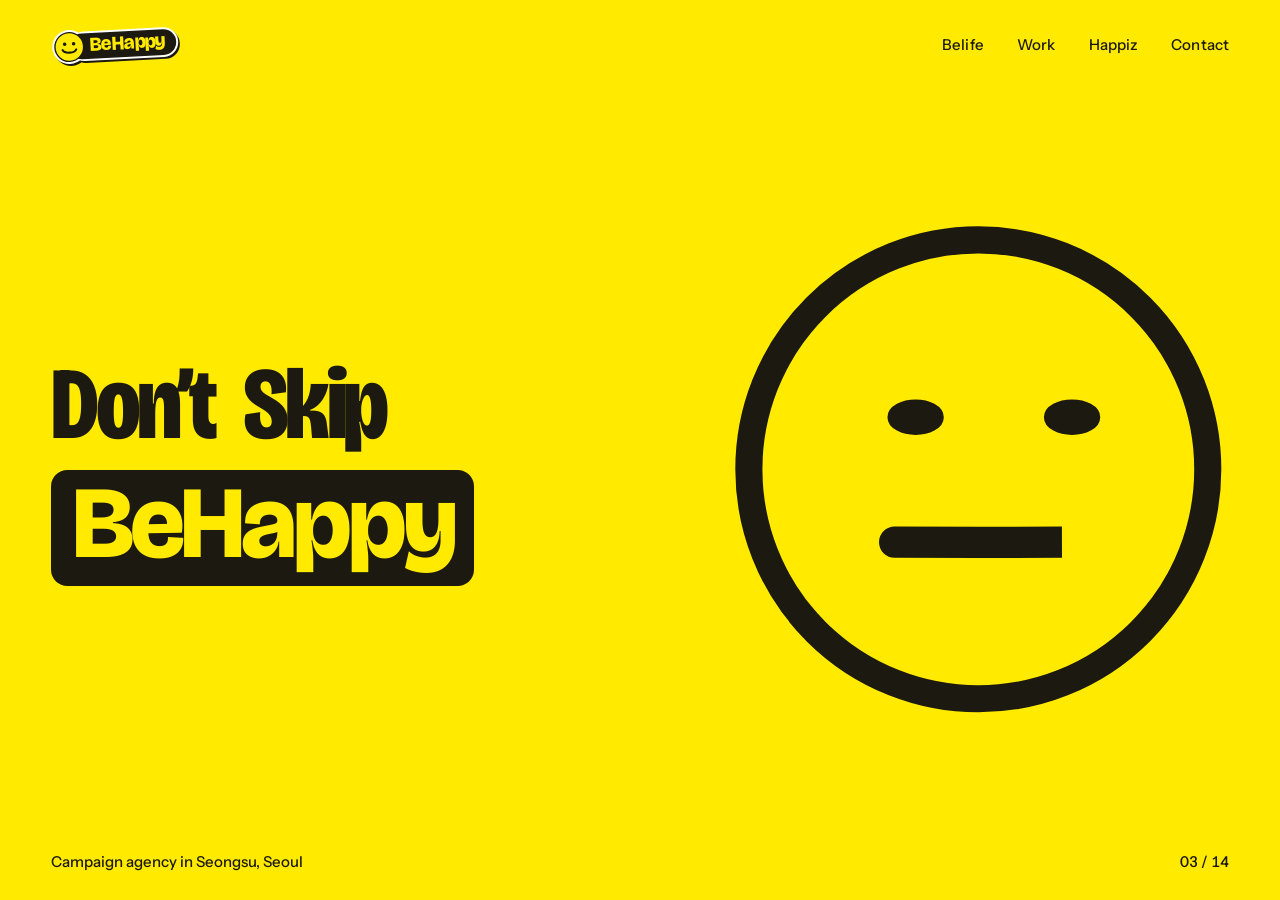
<file: index.html>
<!doctype html>
<html lang="ko">
<head>
<meta charset="utf-8">
<meta name="viewport" content="width=device-width, initial-scale=1">
<title>BeHappy</title>
<meta name="description" content="BeHappy는 브랜드를 행복하게 하고, 소비자를 행복하게 하며, 우리를 행복하게 하는 캠페인을 만드는 광고대행사입니다.">
<meta name="theme-color" content="#FFEA00">
<meta property="og:type" content="website">
<meta property="og:title" content="BeHappy">
<meta property="og:description" content="Don’t Worry, BeHappy.">
<link rel="icon" href="assets/favicon.svg" type="image/svg+xml">
<link rel="preconnect" href="https://fonts.googleapis.com">
<link rel="preconnect" href="https://fonts.gstatic.com" crossorigin>
<link rel="stylesheet" href="https://fonts.googleapis.com/css2?family=Bricolage+Grotesque:opsz,wdth,wght@12..96,75..100,300..800&family=Instrument+Sans:wdth,wght@75..100,400..700&family=Noto+Sans+KR:wght@300..700&display=swap">
<link rel="stylesheet" href="assets/site.css">
<style>
/* 홈: 노란 한 화면. 왼쪽은 카피, 오른쪽은 단어마다 표정이 바뀌는 큰 스마일 */
body { background: var(--zing); min-height: 100vh; min-height: 100svh; display: grid; grid-template-rows: auto 1fr; }
.home { display: grid; grid-template-rows: 1fr auto; padding-bottom: 28px; }
.hero { display: grid; grid-template-columns: minmax(0, 1.25fr) minmax(0, 1fr); align-items: center; gap: clamp(24px, 4vw, 64px); }
/* 카피: 티징 사이트와 같은 글꼴과 표현 (Bricolage Grotesque, 지우는 선, 검정 캡슐 BeHappy) */
.copy { margin: 0; display: flex; flex-direction: column; gap: 0.12em; font-family: "Bricolage Grotesque", "Helvetica Neue", Arial, sans-serif; font-size: clamp(2.5rem, 8vw, 7.8rem); font-weight: 800; font-variation-settings: "wdth" 80; line-height: 1.02; letter-spacing: -0.035em; }
.l1 { display: flex; flex-wrap: wrap; align-items: center; gap: 0 0.28em; }
.verb { position: relative; display: inline-block; animation: verbIn 0.28s ease-out both; }
.verb::after { content: ""; position: absolute; left: -0.05em; right: -0.05em; top: 54%; height: 0.085em; background: var(--ink); transform: scaleX(0); transform-origin: left center; }
.verb.struck { color: rgba(28, 26, 16, 0.5); }
.verb.struck::after { transform: scaleX(1); transition: transform 0.28s ease-out; }
@keyframes verbIn { from { opacity: 0; transform: translateY(0.3em); } to { opacity: 1; transform: none; } }
.l2 { display: block; }
.cap { display: inline-block; background: var(--ink); color: var(--zing); padding: 0.02em 0.2em 0.1em; border-radius: 0.16em; font-variation-settings: "wdth" 100; letter-spacing: -0.04em; }
.cap.pop { animation: pop 0.55s cubic-bezier(0.3, 1.6, 0.5, 1); }
@keyframes pop { 0% { transform: scale(1); } 35% { transform: scale(1.06) rotate(-1.2deg); } 100% { transform: none; } }
.lets { display: none; }
.finale .txt { display: none; }
.finale .lets { display: block; animation: verbIn 0.35s ease-out both; }
.face { justify-self: end; width: min(100%, 64vh, 560px); aspect-ratio: 1; }
.face svg { width: 100%; height: 100%; overflow: visible; }
.foot-bar { display: flex; justify-content: space-between; align-items: center; gap: 16px; font: 500 15px/1.4 var(--latin); }
.foot-bar a { text-decoration: none; }
.foot-bar a:hover { text-decoration: underline; text-underline-offset: 3px; }
.count { font-variant-numeric: tabular-nums; min-width: 4.5em; text-align: right; }
.replay { font: 500 15px/1.4 var(--latin); background: none; border: 0; padding: 0; color: inherit; cursor: pointer; text-decoration: underline; text-underline-offset: 3px; display: none; }
.done .count { display: none; }
.done .replay { display: inline; }
.all { position: absolute; width: 1px; height: 1px; overflow: hidden; clip: rect(0 0 0 0); margin: 0; padding: 0; }
@media (max-width: 760px) {
  .hero { grid-template-columns: 1fr; align-content: center; gap: 28px; }
  .face { order: -1; justify-self: start; width: min(40vw, 26vh); }
  .copy { font-size: clamp(2.5rem, 13vw, 5rem); }
  .foot-bar { font-size: 13px; }
}
</style>
</head>
<body data-page="home">
<main class="wrap home" id="home">
  <div class="hero">
    <h1 class="copy">
      <span class="sr">Don’t Worry, BeHappy</span>
      <span class="l1" id="l1" aria-hidden="true"><span class="txt">Don’t</span><span class="txt"><span class="verb" id="word">Worry</span></span><span class="lets">Let’s</span></span>
      <span class="l2" aria-hidden="true"><span class="cap" id="cap">BeHappy</span></span>
    </h1>
    <div class="face" aria-hidden="true">
      <svg viewBox="0 0 48 48" fill="none" stroke="#1C1A10" stroke-linecap="round">
        <circle cx="24" cy="24" r="22" fill="#FFEA00" stroke-width="2.6"/>
        <path id="browL" d="M12.5 14L19.5 14" stroke-width="2.2" opacity="0"/>
        <path id="browR" d="M28.5 14L35.5 14" stroke-width="2.2" opacity="0"/>
        <ellipse id="eyeL" cx="16.5" cy="19" rx="2.2" ry="2.2" fill="#1C1A10" stroke="#1C1A10" stroke-width="1"/>
        <ellipse id="eyeR" cx="31.5" cy="19" rx="2.2" ry="2.2" fill="#1C1A10" stroke="#1C1A10" stroke-width="1"/>
        <path id="mouth" d="M12.5 28.5C15.5 35.1 32.5 35.1 35.5 28.5C32.5 35.1 15.5 35.1 12.5 28.5" stroke-width="3"/>
      </svg>
    </div>
  </div>
  <ol class="all">
    <li>Don’t Worry, BeHappy</li><li>Don’t Bore, BeHappy</li><li>Don’t Skip, BeHappy</li><li>Don’t Panic, BeHappy</li>
    <li>Don’t Fret, BeHappy</li><li>Don’t Doubt, BeHappy</li><li>Don’t Stress, BeHappy</li><li>Don’t Scroll, BeHappy</li>
    <li>Don’t Yawn, BeHappy</li><li>Don’t Sleep, BeHappy</li><li>Don’t Settle, BeHappy</li><li>Don’t Fake, BeHappy</li>
    <li>Don’t Hide, BeHappy</li><li>Don’t Quit, BeHappy</li>
  </ol>
  <div class="foot-bar">
    <a href="belife.html">Campaign agency in Seongsu, Seoul</a>
    <span><span class="count" id="count" aria-hidden="true">01 / 14</span><button class="replay" id="replay" type="button">Replay</button></span>
  </div>
</main>

<script src="assets/site.js"></script>
<script>
(function () {
  var words = ['Worry','Bore','Skip','Panic','Fret','Doubt','Stress','Scroll','Yawn','Sleep','Settle','Fake','Hide','Quit'];
  var n = words.length;
  var home = document.getElementById('home'), l1 = document.getElementById('l1');
  var word = document.getElementById('word'), count = document.getElementById('count'), cap = document.getElementById('cap');
  function popCap() { cap.classList.remove('pop'); void cap.offsetWidth; cap.classList.add('pop'); }
  var timers = [];

  /* 표정 데이터 (티징 사이트와 동일). 입 12, 왼눈 4, 오른눈 4, 왼눈썹 5, 오른눈썹 5 */
  var NB = [[12.5,14,19.5,14,0],[28.5,14,35.5,14,0]];
  function m(x0,y0,a1x,a1y,a2x,a2y,x1,y1) { return [x0,y0,a1x,a1y,a2x,a2y,x1,y1,a2x,a2y,a1x,a1y]; }
  function ex(mo, eL, eR, bL, bR) { return mo.concat(eL || [16.5,19,2.2,2.2], eR || [31.5,19,2.2,2.2], bL || NB[0], bR || NB[1]); }
  var WL = [12.5,14.5,19.5,11,1], WR = [28.5,11,35.5,14.5,1], AL = [12.5,12,19.5,15.5,1], AR = [28.5,15.5,35.5,12,1];
  var F = {
    happy:  ex(m(12.5,28.5,15.5,35.1,32.5,35.1,35.5,28.5)),
    wink:   ex(m(12.5,28,15.5,36,32.5,36,35.5,28), null, [31.5,19.5,3,0.7], null, [28.5,13.5,35.5,14.5,1]),
    worry:  ex(m(14,32,18,27.5,30,27.5,34,32), [16.5,19.5,2.2,2.6], [31.5,19.5,2.2,2.6], WL, WR),
    bore:   ex(m(15,31,20,31,28,31,33,31), [16.5,19.5,2.6,0.8], [31.5,19.5,2.6,0.8]),
    skip:   ex(m(16,31,21,31,27,31,32,31), [18,19,2.2,1.2], [33,19,2.2,1.2]),
    panic:  ex(m(24,28,19,28,19,37,24,37).slice(0,8).concat([29,37,29,28]), [16.5,18.5,3,3.6], [31.5,18.5,3,3.6], [12.5,11.5,19.5,9.5,1], [28.5,9.5,35.5,11.5,1]),
    fret:   ex(m(15,31,19,28.5,28,33.5,33,30), [16.5,19.5,2.2,2.6], [31.5,19.5,2.2,2.6], WL, WR),
    doubt:  ex(m(14,31.5,19,30,27,32.5,34,29.5), [16.5,19,2.2,2.2], [31.5,19.5,2.2,1.5], [12.5,12,19.5,10.5,1], [28.5,14.5,35.5,15,1]),
    stress: ex(m(13,31,19,26,28,36,35,31), [16.5,19.5,2.6,1], [31.5,19.5,2.6,1], AL, AR),
    scroll: ex(m(17,31,21,31,27,31,31,31), [16.5,17.5,2.2,2.2], [31.5,17.5,2.2,2.2]),
    yawn:   ex(m(24,26.5,17,26.5,17,38.5,24,38.5).slice(0,8).concat([31,38.5,31,26.5]), [16.5,19,2.8,0.7], [31.5,19,2.8,0.7]),
    sleep:  ex(m(19,31,22,33.2,26,33.2,29,31), [16.5,19.5,2.8,0.7], [31.5,19.5,2.8,0.7]),
    settle: ex(m(16,31.5,21,29.5,27,29.5,32,31.5), [16.5,19.5,2.4,1.3], [31.5,19.5,2.4,1.3], [12.5,14,19.5,15,1], [28.5,15,35.5,14,1]),
    fake:   ex(m(11,28,16,31,32,31,37,28), [16.5,19,2.2,1.6], [31.5,19,2.2,1.6]),
    hide:   ex(m(17,31.5,21,30,27,30,31,31.5), [13.5,19,2.2,2.2], [28.5,19,2.2,2.2]),
    quit:   ex(m(14,33,18,26.5,30,26.5,34,33), [16.5,19.5,2.2,2.4], [31.5,19.5,2.2,2.4], [12.5,13.5,19.5,10.5,1], [28.5,10.5,35.5,13.5,1])
  };
  var ORDER = ['worry','bore','skip','panic','fret','doubt','stress','scroll','yawn','sleep','settle','fake','hide','quit'];
  var E = { mouth: document.getElementById('mouth'), eyeL: document.getElementById('eyeL'), eyeR: document.getElementById('eyeR'), browL: document.getElementById('browL'), browR: document.getElementById('browR') };
  var cur = F.happy.slice(), raf = 0;
  function r(x) { return Math.round(x * 100) / 100; }
  function paint(v) {
    E.mouth.setAttribute('d', 'M' + r(v[0]) + ' ' + r(v[1]) + 'C' + r(v[2]) + ' ' + r(v[3]) + ' ' + r(v[4]) + ' ' + r(v[5]) + ' ' + r(v[6]) + ' ' + r(v[7]) + 'C' + r(v[8]) + ' ' + r(v[9]) + ' ' + r(v[10]) + ' ' + r(v[11]) + ' ' + r(v[0]) + ' ' + r(v[1]));
    [['eyeL', 12], ['eyeR', 16]].forEach(function (p) { var e = E[p[0]], o = p[1]; e.setAttribute('cx', r(v[o])); e.setAttribute('cy', r(v[o+1])); e.setAttribute('rx', r(v[o+2])); e.setAttribute('ry', r(v[o+3])); });
    [['browL', 20], ['browR', 25]].forEach(function (p) { var b = E[p[0]], o = p[1]; b.setAttribute('d', 'M' + r(v[o]) + ' ' + r(v[o+1]) + 'L' + r(v[o+2]) + ' ' + r(v[o+3])); b.setAttribute('opacity', r(v[o+4])); });
  }
  function setFace(name, instant) {
    var to = F[name], from = cur.slice(), t0 = null;
    cancelAnimationFrame(raf);
    if (instant) { cur = to.slice(); paint(cur); return; }
    (function step(ts) {
      raf = requestAnimationFrame(function (t) {
        if (t0 === null) t0 = t;
        var k = Math.min(1, (t - t0) / 260), e = 1 - Math.pow(1 - k, 3);
        cur = from.map(function (a, i) { return a + (to[i] - a) * e; });
        paint(cur);
        if (k < 1) step();
      });
    })();
  }

  function later(fn, ms) { timers.push(setTimeout(fn, ms)); }
  function pad(x) { return (x < 10 ? '0' : '') + x; }
  function dur(i) { return Math.round(2400 - 1300 * (i / (n - 1))); }

  function show(i) {
    var d = dur(i);
    word.textContent = words[i];
    word.classList.remove('struck'); word.style.animation = 'none'; void word.offsetWidth; word.style.animation = '';
    count.textContent = pad(i + 1) + ' / ' + n;
    setFace(ORDER[i], i === 0);
    later(function () { word.classList.add('struck'); }, d * 0.4);
    later(function () { popCap(); setFace('happy'); }, d * 0.62);
    later(function () { i + 1 < n ? show(i + 1) : finale(); }, d);
  }
  function finale() {
    l1.classList.add('finale'); home.classList.add('done');
    popCap(); setFace('happy');
    later(function () { setFace('wink'); }, 700);
    later(function () { setFace('happy'); }, 1300);
  }
  function start() {
    timers.forEach(clearTimeout); timers = [];
    l1.classList.remove('finale'); home.classList.remove('done');
    show(0);
  }
  document.getElementById('replay').addEventListener('click', start);

  var reduce = false;
  try { reduce = window.matchMedia('(prefers-reduced-motion: reduce)').matches; } catch (e) {}
  if (reduce) { l1.classList.add('finale'); home.classList.add('done'); setFace('happy', true); } else { start(); }
})();
</script>
</body>
</html>
</file>
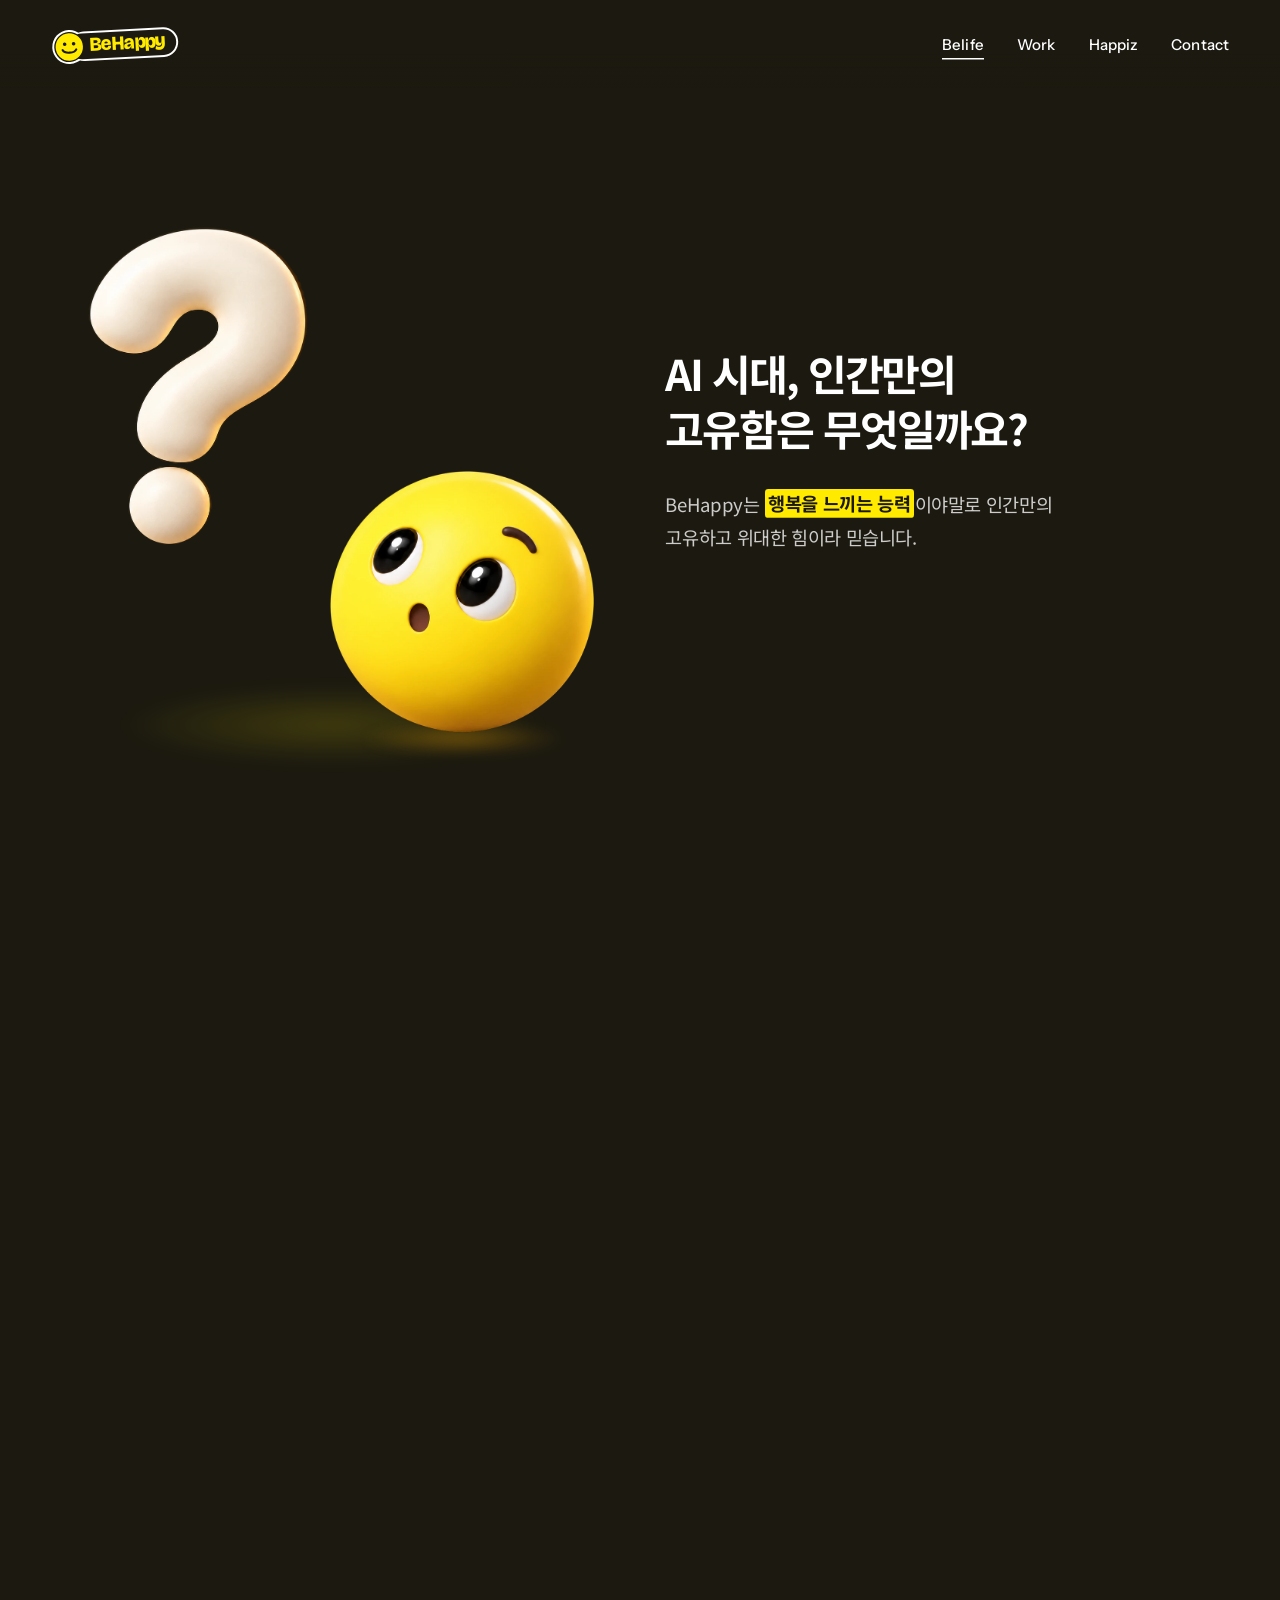
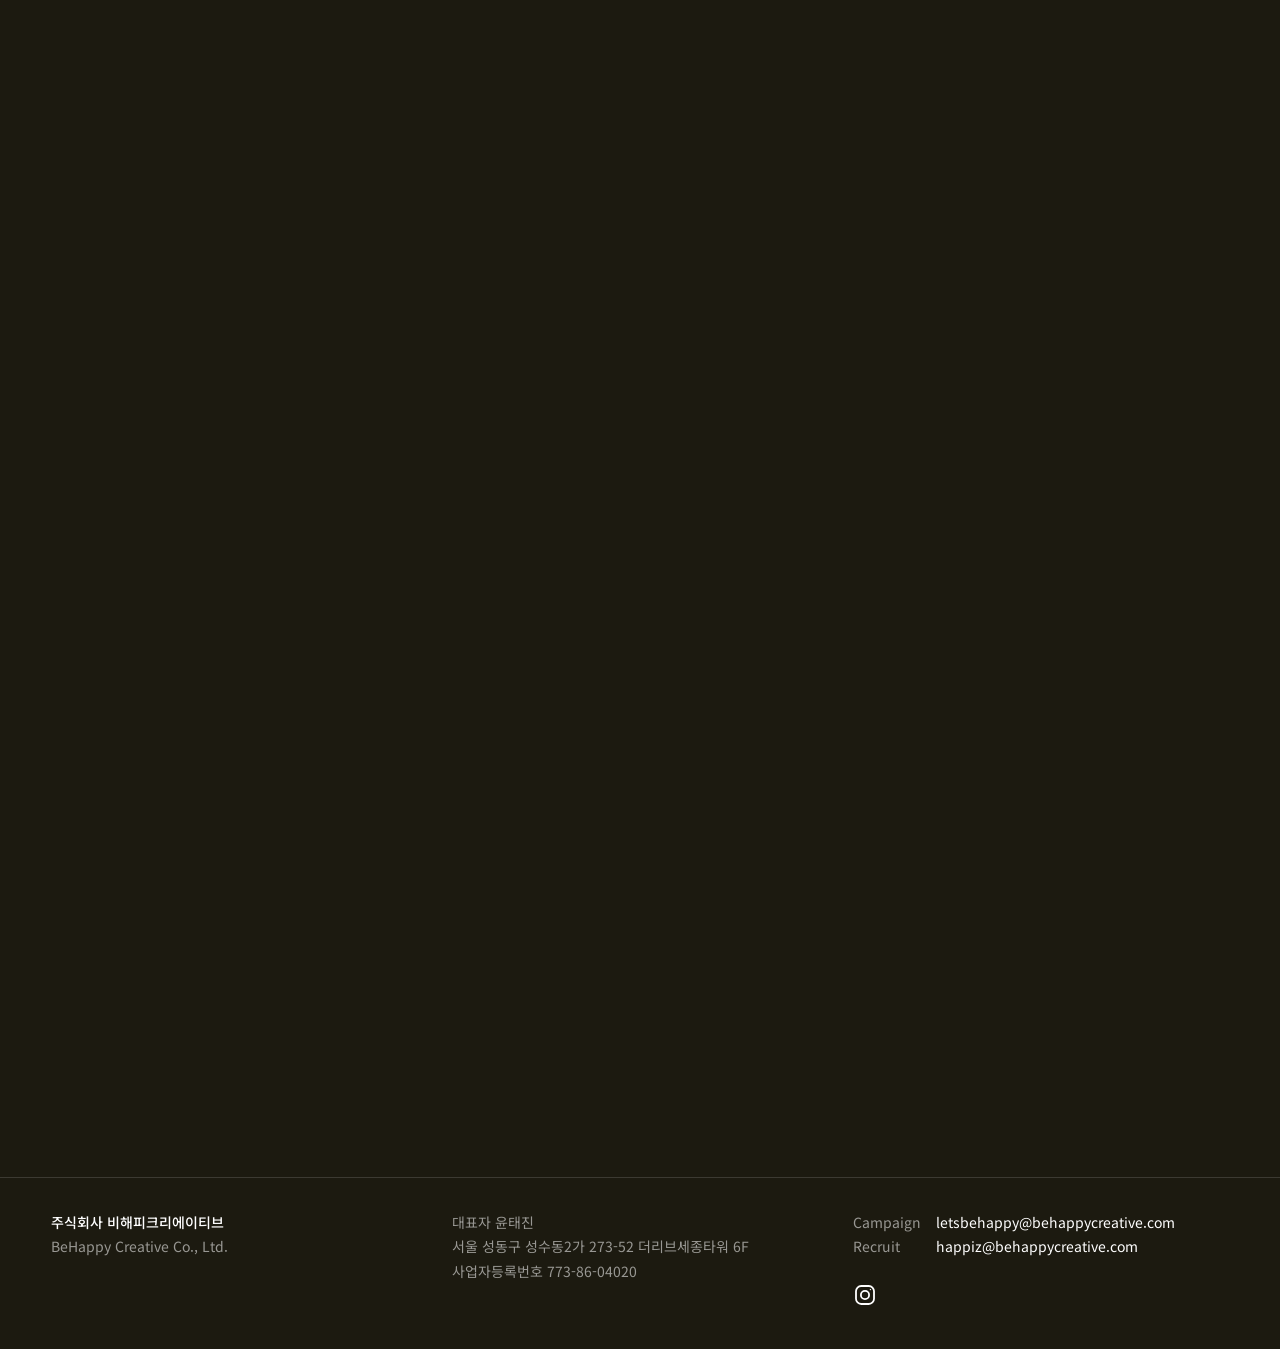
<file: belife.html>
<!doctype html>
<html lang="ko">
<head>
<meta charset="utf-8">
<meta name="viewport" content="width=device-width, initial-scale=1">
<title>Belife — BeHappy</title>
<meta name="description" content="Happy work makes Happy results. BeHappy는 행복을 느끼는 능력이야말로 인간만의 고유하고 위대한 힘이라 믿습니다.">
<meta name="theme-color" content="#1C1A10">
<meta property="og:title" content="Belife — BeHappy">
<meta property="og:description" content="Happy work makes Happy results.">
<link rel="icon" href="assets/favicon.svg" type="image/svg+xml">
<link rel="preconnect" href="https://fonts.googleapis.com">
<link rel="preconnect" href="https://fonts.gstatic.com" crossorigin>
<link rel="stylesheet" href="https://fonts.googleapis.com/css2?family=Bricolage+Grotesque:opsz,wdth,wght@12..96,75..100,300..800&family=Instrument+Sans:wdth,wght@75..100,400..700&family=Noto+Sans+KR:wght@300..700&display=swap">
<link rel="preconnect" href="https://fonts.gstatic.com" crossorigin>
<link rel="preload" as="image" href="assets/belife/qmark.webp">
<link rel="preload" as="image" href="assets/belife/curious-smile.webp">
<link rel="stylesheet" href="assets/site.css">
<style>
/* 스크롤하면 메시지가 하나씩 읽히고, 왼쪽의 3D 일러스트가 메시지에 맞춰 바뀐다 */
.nav { position: sticky; top: 0; background: linear-gradient(var(--ink) 60%, rgba(28, 26, 16, 0)); }
.story { --gap: clamp(24px, 4vw, 72px); position: relative; display: grid; grid-template-columns: minmax(0, 1fr) minmax(0, 1fr); column-gap: var(--gap); }
/* 단락마다 그림이 왼쪽 ↔ 오른쪽으로 자리를 바꾼다 (--vx: 0 왼쪽, 1 오른쪽) */
.story > .visual { grid-column: 1; grid-row: 1; transform: translateX(calc(var(--vx, 0) * (100% + var(--gap)))); }
.story > .steps { grid-column: 1 / -1; grid-row: 1; }
.step { padding-left: calc(50% + var(--gap) / 2); }
.step.alt { padding-left: 0; padding-right: calc(50% + var(--gap) / 2); }
.visual { position: sticky; top: 88px; height: calc(100vh - 88px); height: calc(100svh - 88px); display: grid; place-items: center; pointer-events: none; }
.stage { position: relative; width: min(100%, calc((100vh - 88px) * 0.9), 640px); aspect-ratio: 1; perspective: 900px; }
.tilt { position: absolute; inset: 0; transform-style: preserve-3d; transition: transform 0.6s cubic-bezier(0.2, 0.8, 0.2, 1); }
.float { position: absolute; inset: 0; animation: float 7s ease-in-out infinite; }
@keyframes float { 0%, 100% { transform: translateY(-1.2%); } 50% { transform: translateY(1.2%); } }
.art { position: absolute; inset: 0; width: 100%; height: 100%; object-fit: contain; opacity: 0; will-change: transform, opacity; }
.art:first-child { opacity: 1; }
/* 바닥에 깔리는 은은한 빛 */
.glow { position: absolute; left: 12%; right: 12%; bottom: 2%; height: 14%; background: radial-gradient(closest-side, rgba(255, 234, 0, 0.16), rgba(255, 234, 0, 0)); filter: blur(8px); }

.steps { list-style: none; margin: 0; padding: 0; }
.step { min-height: 100vh; min-height: 100svh; display: flex; flex-direction: column; justify-content: center; padding-block: 12vh; will-change: opacity, transform; }
.step:first-child { margin-top: -88px; }
.step h2 { margin: 0 0 clamp(20px, 2.4vw, 32px); font: 600 clamp(2.5rem, 4.8vw, 5rem)/1 var(--latin); font-variation-settings: "wdth" 80; letter-spacing: -0.045em; text-wrap: balance; }
.step h2.kr { font: 700 clamp(1.9rem, 3.3vw, 3.2rem)/1.3 var(--kr); letter-spacing: -0.05em; word-break: keep-all; }
.step p { margin: 0; max-width: 24em; font: 400 clamp(1.08rem, 1.45vw, 1.32rem)/1.8 var(--kr); letter-spacing: -0.02em; word-break: keep-all; color: rgba(255, 255, 255, 0.78); }
.step p + p { margin-top: 0.4em; }
/* 강조: 노란색으로 핵심 문구를 짚는다 */
.step p strong { color: #FFFFFF; font-weight: 700; padding: 0.02em 0.18em 0.06em; margin: 0 0.04em; border-radius: 0.18em;
  background: linear-gradient(var(--zing), var(--zing)) no-repeat left center / 0% 100%;
  -webkit-box-decoration-break: clone; box-decoration-break: clone;
  transition: background-size 0.75s cubic-bezier(0.65, 0, 0.25, 1) 0.2s, color 0.25s ease 0.45s; }
/* 단락이 화면 가운데로 오면 노란 형광펜이 왼쪽에서 오른쪽으로 칠해지며 글자가 검정으로 바뀐다 */
.step.on p strong { background-size: 100% 100%; color: var(--ink); }
@media (prefers-reduced-motion: reduce) { .step p strong { transition: none; } }
.step p .nw { white-space: nowrap; }
@media (max-width: 420px) { .step p .nw { white-space: normal; } }

/* 첫 단락: 물음표는 둥실둥실 흔들리고, 스마일은 고개를 갸웃한다 */
.scene1 { position: absolute; inset: 0; }
.scene1 .qm { position: absolute; left: 5%; top: 1%; width: 42%; height: auto; transform-origin: 50% 70%; animation: qmFloat 6.4s ease-in-out infinite; }
@keyframes qmFloat {
  0%   { transform: translate(0, 0) rotate(-4deg); }
  25%  { transform: translate(1.5%, -3.5%) rotate(1deg); }
  50%  { transform: translate(0, -5%) rotate(5deg); }
  75%  { transform: translate(-1.5%, -2%) rotate(0deg); }
  100% { transform: translate(0, 0) rotate(-4deg); }
}
.scene1 .sm-wrap { position: absolute; right: 2%; bottom: 6%; width: 50%; aspect-ratio: 745 / 738; }
.scene1 .sm { position: absolute; inset: 0; width: 100%; height: 100%; transform-origin: 50% 92%; animation: tilt 5.2s cubic-bezier(0.45, 0, 0.25, 1) infinite; }
/* 갸웃: 왼쪽으로 기울며 멈칫 → 반대로 살짝 → 다시 물음표 쪽으로 */
@keyframes tilt {
  0%, 8%   { transform: rotate(0deg) translateY(0); }
  20%      { transform: rotate(-13deg) translate(-2%, -1.5%); }
  24%      { transform: rotate(-10deg) translate(-1.5%, -1%); }
  44%      { transform: rotate(-11deg) translate(-1.5%, -1%); }
  58%      { transform: rotate(7deg) translate(1%, -2.5%); }
  62%      { transform: rotate(5deg) translate(0.8%, -1.6%); }
  80%      { transform: rotate(6deg) translate(0.8%, -1.8%); }
  92%, 100% { transform: rotate(0deg) translateY(0); }
}
.scene1 .sm-shadow { position: absolute; left: 14%; right: 14%; bottom: -5%; height: 12%; border-radius: 50%; background: radial-gradient(closest-side, rgba(255, 170, 0, 0.32), rgba(255, 170, 0, 0)); filter: blur(6px); animation: shadowTilt 5.2s cubic-bezier(0.45, 0, 0.25, 1) infinite; }
@keyframes shadowTilt {
  0%, 8%, 92%, 100% { transform: translateX(0) scaleX(1); opacity: 1; }
  20%, 44% { transform: translateX(-4%) scaleX(0.94); opacity: 0.85; }
  58%, 80% { transform: translateX(3%) scaleX(0.92); opacity: 0.8; }
}
/* 둘째 단락: 꽃은 바람에 살랑이고, 스마일은 꽃 쪽으로 기울며 신나게 통통 튀고, 하트가 피어오른다 */
.scene2 { position: absolute; inset: 0; }
.scene2 .fl { position: absolute; left: 3%; bottom: 13%; width: 44%; height: auto; transform-origin: 46% 100%; animation: sway 4.6s ease-in-out infinite; }
@keyframes sway {
  0%, 100% { transform: rotate(-4deg); }
  50% { transform: rotate(5deg); }
}
.scene2 .hp-wrap { position: absolute; right: 2%; bottom: 13%; width: 47%; aspect-ratio: 1; transform: rotate(-7deg); transform-origin: 50% 100%; }
.scene2 .hp { position: absolute; inset: 0; width: 100%; height: 100%; transform-origin: 50% 100%; animation: hop 1.6s cubic-bezier(0.33, 0, 0.3, 1) infinite; }
@keyframes hop {
  0%   { transform: translateY(0) scale(1.05, 0.95); }
  12%  { transform: translateY(0) scale(0.97, 1.03); }
  40%  { transform: translateY(-11%) scale(1, 1) rotate(-3deg); }
  62%  { transform: translateY(0) scale(1, 1); }
  70%  { transform: translateY(0) scale(1.06, 0.94); }
  82%  { transform: translateY(-2%) scale(0.99, 1.01); }
  100% { transform: translateY(0) scale(1.05, 0.95); }
}
.scene2 .sm-shadow { animation: hopShadow 1.6s cubic-bezier(0.33, 0, 0.3, 1) infinite; }
@keyframes hopShadow {
  0%, 62%, 100% { transform: scaleX(1); opacity: 1; }
  40% { transform: scaleX(0.78); opacity: 0.55; }
}
.scene2 .ht { position: absolute; width: 22%; height: auto; left: 36%; top: -14%; opacity: 0; animation: heart 3.6s ease-out infinite; }
.scene2 .h2 { width: 16%; left: 8%; top: -6%; animation-delay: 1.2s; }
.scene2 .h3 { width: 13%; left: 70%; top: -4%; animation-delay: 2.4s; }
@keyframes heart {
  0%   { opacity: 0; transform: translate(0, 30%) scale(0.3) rotate(-10deg); }
  15%  { opacity: 1; transform: translate(-6%, -10%) scale(1.05) rotate(6deg); }
  22%  { transform: translate(-4%, -20%) scale(0.95) rotate(-4deg); }
  75%  { opacity: 1; transform: translate(10%, -110%) scale(0.95) rotate(8deg); }
  100% { opacity: 0; transform: translate(-6%, -150%) scale(0.5) rotate(-6deg); }
}

/* 셋째 단락: 막대가 차례로 솟고 → 화살표가 뻗고 → 폭죽이 터지며 스마일이 폴짝 뛴다 */
.scene3 { position: absolute; inset: 0; }
.scene3 .bars { position: absolute; left: 5%; top: 27%; width: 56%; }
.scene3 .bar { position: absolute; height: auto; transform-origin: 50% 100%; }
.scene3 .arrow { position: absolute; left: 3%; top: 7%; width: 58%; height: auto; }
.scene3 .popper { position: absolute; left: 0; bottom: 2%; width: 28%; height: auto; transform: scaleX(-1); transform-origin: 30% 80%; }
.scene3 .ps-wrap { position: absolute; right: 0; bottom: 5%; width: 41%; aspect-ratio: 703 / 753; }
.scene3 .ps { position: absolute; inset: 0; width: 100%; height: 100%; transform-origin: 50% 95%; }
.scene3 .sm-shadow { bottom: -3%; }
.scene3 .confetti { position: absolute; inset: 0; pointer-events: none; }
.scene3 .cf { position: absolute; display: block; transform: translate(-50%, -50%); }
.scene3 .cf img { display: block; width: 100%; height: auto; }

/* 재생 전 상태 (스크롤로 들어오기 전) */
.scene3:not(.play) .bar { transform: scaleY(0); }
.scene3:not(.play) .arrow { clip-path: inset(0 100% 0 0); }
.scene3:not(.play) .cf { opacity: 0; }

.scene3.play .bar { animation: grow 0.75s cubic-bezier(0.25, 1.45, 0.45, 1) both; }
.scene3.play .b2 { animation-delay: 0.14s; }
.scene3.play .b3 { animation-delay: 0.28s; }
.scene3.play .b4 { animation-delay: 0.42s; }
@keyframes grow { from { transform: scaleY(0); } to { transform: scaleY(1); } }
.scene3.play .arrow { animation: draw 0.85s cubic-bezier(0.55, 0, 0.25, 1) 0.85s both; }
@keyframes draw { from { clip-path: inset(0 100% 0 0); } to { clip-path: inset(0 0 0 0); } }
.scene3.play .popper { animation: pop 0.55s cubic-bezier(0.3, 1.6, 0.5, 1) 1.65s both, wobble 3.2s ease-in-out 2.4s infinite; }
@keyframes pop {
  0% { transform: scaleX(-1) rotate(0); }
  30% { transform: scaleX(-0.88) scaleY(0.9) rotate(-8deg); }
  60% { transform: scaleX(-1.08) scaleY(1.08) rotate(6deg); }
  100% { transform: scaleX(-1) rotate(0); }
}
@keyframes wobble { 0%, 100% { transform: scaleX(-1) rotate(0); } 50% { transform: scaleX(-1) rotate(-4deg); } }
.scene3.play .ps { animation: joy 0.8s cubic-bezier(0.33, 0, 0.3, 1) 1.65s both, party 2.4s ease-in-out 2.45s infinite; }
@keyframes joy {
  0% { transform: translateY(0) scale(1); }
  15% { transform: translateY(0) scale(1.08, 0.9); }
  45% { transform: translateY(-20%) scale(0.96, 1.05) rotate(-8deg); }
  75% { transform: translateY(0) scale(1.07, 0.93) rotate(0); }
  100% { transform: translateY(0) scale(1); }
}
@keyframes party {
  0%, 100% { transform: rotate(0) translateY(0); }
  25% { transform: rotate(-5deg) translateY(-3%); }
  50% { transform: rotate(0) translateY(0); }
  75% { transform: rotate(5deg) translateY(-3%); }
}
.scene3.play .cf { animation: burst 0.9s cubic-bezier(0.15, 0.7, 0.3, 1) calc(1.7s + var(--i) * 0.035s) both; }
@keyframes burst {
  from { opacity: 0; transform: translate(calc(-50% + var(--dx)), calc(-50% + var(--dy))) scale(0.2) rotate(var(--r)); }
  20% { opacity: 1; }
  to { opacity: 1; transform: translate(-50%, -50%) scale(1) rotate(0); }
}
.scene3.play .cf img { animation: drift 3.8s ease-in-out calc(2.6s + var(--i) * 0.2s) infinite; }
@keyframes drift {
  0%, 100% { transform: translateY(0) rotate(0); }
  50% { transform: translateY(-14%) rotate(9deg); }
}
@media (prefers-reduced-motion: reduce) {
  .scene3 .bar, .scene3 .arrow, .scene3 .cf, .scene3 .ps, .scene3 .popper, .scene3 .cf img { animation: none !important; }
  .scene3:not(.play) .bar { transform: none; }
  .scene3:not(.play) .arrow { clip-path: none; }
  .scene3:not(.play) .cf { opacity: 1; }
}

@media (prefers-reduced-motion: reduce) { .scene2 .fl, .scene2 .hp, .scene2 .sm-shadow, .scene2 .ht { animation: none; } .scene2 .h1 { opacity: 1; } .scene1 .qm, .scene1 .sm, .scene1 .sm-shadow { animation: none; } }

@media (max-width: 600px) {
  .story { grid-template-columns: 1fr; }
  .story > .visual { grid-row: 1; transform: none; }
  .story > .steps { grid-column: 1; grid-row: 2; }
  .step, .step.alt { padding-left: 0; padding-right: 0; }
  .visual { top: 64px; height: 50vh; height: 50svh; margin-top: 0; z-index: 0; }
  .stage { width: min(84vw, 46vh); }
  .steps { position: relative; z-index: 1; margin-top: -50vh; margin-top: -50svh; }
  .step { min-height: 90vh; min-height: 90svh; justify-content: flex-end; padding-block: 0 14vh; }
  .step:first-child { margin-top: 0; }
  .step h2, .step p { text-shadow: 0 0 24px var(--ink), 0 0 2px var(--ink); }
}
@media (prefers-reduced-motion: reduce) { .float { animation: none; } }
</style>
</head>
<body data-page="belife" class="dark">
<main class="wrap story" id="story">
  <div class="visual" aria-hidden="true">
    <div class="stage">
      <div class="glow"></div>
      <div class="tilt" id="tilt">
        <div class="float">
          <div class="art scene1">
            <img class="qm" src="assets/belife/qmark.webp" alt="">
            <div class="sm-wrap">
              <div class="sm-shadow"></div>
              <img class="sm" src="assets/belife/curious-smile.webp" alt="">
            </div>
          </div>
          <div class="art scene2">
            <img class="fl" src="assets/belife/flower.webp" alt="" loading="lazy">
            <div class="hp-wrap">
              <div class="sm-shadow"></div>
              <img class="hp" src="assets/belife/happy-smile.webp" alt="" loading="lazy">
              <img class="ht h1" src="assets/belife/heart.webp" alt="" loading="lazy">
              <img class="ht h2" src="assets/belife/heart.webp" alt="" loading="lazy">
              <img class="ht h3" src="assets/belife/heart.webp" alt="" loading="lazy">
            </div>
          </div>
          <div class="art scene3">
            <div class="bars" style="aspect-ratio:802/583"><img class="bar b1" src="assets/belife/bar-1.webp" alt="" loading="lazy" style="left:0.0%;top:47.51%;width:23.69%"><img class="bar b2" src="assets/belife/bar-2.webp" alt="" loading="lazy" style="left:24.31%;top:33.45%;width:24.19%"><img class="bar b3" src="assets/belife/bar-3.webp" alt="" loading="lazy" style="left:49.13%;top:19.21%;width:24.31%"><img class="bar b4" src="assets/belife/bar-4.webp" alt="" loading="lazy" style="left:74.56%;top:0.0%;width:25.44%"></div>
            <img class="arrow" src="assets/belife/arrow.webp" alt="" loading="lazy">
            <img class="popper" src="assets/belife/popper.webp" alt="" loading="lazy">
            <div class="ps-wrap"><div class="sm-shadow"></div><img class="ps" src="assets/belife/party-smile.webp" alt="" loading="lazy"></div>
            <div class="confetti"><span class="cf" style="left:4.42%;top:29.37%;width:4.86%;--i:0"><img src="assets/belife/confetti-1.webp" alt="" loading="lazy"></span><span class="cf" style="left:21.39%;top:15.82%;width:14.03%;--i:1"><img src="assets/belife/confetti-4.webp" alt="" loading="lazy"></span><span class="cf" style="left:30.17%;top:80.07%;width:6.9%;--i:2"><img src="assets/belife/confetti-6.webp" alt="" loading="lazy"></span><span class="cf" style="left:42.12%;top:5.92%;width:6.68%;--i:3"><img src="assets/belife/confetti-7.webp" alt="" loading="lazy"></span><span class="cf" style="left:43.88%;top:36.2%;width:5.41%;--i:4"><img src="assets/belife/confetti-8.webp" alt="" loading="lazy"></span><span class="cf" style="left:51.96%;top:72.89%;width:6.79%;--i:5"><img src="assets/belife/confetti-9.webp" alt="" loading="lazy"></span><span class="cf" style="left:55.82%;top:86.75%;width:4.97%;--i:6"><img src="assets/belife/confetti-10.webp" alt="" loading="lazy"></span><span class="cf" style="left:59.84%;top:20.53%;width:7.29%;--i:7"><img src="assets/belife/confetti-11.webp" alt="" loading="lazy"></span><span class="cf" style="left:77.21%;top:6.48%;width:5.52%;--i:8"><img src="assets/belife/confetti-13.webp" alt="" loading="lazy"></span><span class="cf" style="left:85.74%;top:25.1%;width:7.62%;--i:9"><img src="assets/belife/confetti-15.webp" alt="" loading="lazy"></span></div>
          </div>
        </div>
      </div>
    </div>
  </div>
  <h1 class="sr">Belife: BeHappy의 비전과 철학</h1>
  <ol class="steps">
    <li class="step">
      <h2 class="kr">AI 시대, 인간만의 고유함은 무엇일까요?</h2>
      <p>BeHappy는 <strong>행복을 느끼는 능력</strong>이야말로 인간만의 고유하고 위대한 힘이라 믿습니다.</p>
    </li>
    <li class="step alt" data-side="1">
      <h2>What makes you happy?</h2>
      <p><strong>무엇이 사람들을 행복하게 하는가?</strong><br>BeHappy는 여기에서 출발합니다.</p>
      <p>지루하고 뻔한 캠페인이 아닌<br>사람들을 행복하게 하는 캠페인을 만듭니다.</p>
    </li>
    <li class="step">
      <h2>Happy work makes Happy results</h2>
      <p>BeHappy는 사람들을 행복하게 하는 일이<br>행복한 결과로 이어진다고 믿습니다.</p>
      <p>우리는 사람들을 행복하게 하는,<br><span class="nw">그래서 <strong>브랜드를 행복하게 하는 캠페인</strong>을 만듭니다.</span></p>
    </li>
  </ol>
</main>
<script src="assets/site.js"></script>
<script>
(function () {
  try { if ('scrollRestoration' in history) { history.scrollRestoration = 'manual'; } } catch (e) {}
  if (!location.hash) { window.scrollTo(0, 0); }
  var steps = [].slice.call(document.querySelectorAll('.step'));
  var arts = [].slice.call(document.querySelectorAll('.art'));
  var tilt = document.getElementById('tilt');
  var story = document.getElementById('story');
  var reduce = false;
  try { reduce = window.matchMedia('(prefers-reduced-motion: reduce)').matches; } catch (e) {}
  function clamp(x, a, b) { return Math.max(a, Math.min(b, x)); }

  /* 각 메시지가 화면 가운데에 얼마나 가까운지(0~1)로 글과 그림을 함께 움직인다 */
  function update() {
    var vh = window.innerHeight, small = window.innerWidth <= 600, mid = small ? vh * 0.72 : vh / 2, pos = 0;
    steps.forEach(function (s, i) {
      var r = s.getBoundingClientRect();
      var c = r.top + r.height / 2;
      var off = (c - mid) / vh;            // 가운데 0, 위로 지나가면 음수
      if (i === 0) { off = Math.min(0, -window.scrollY / vh); }  // 첫 메시지는 처음부터 또렷하게, 스크롤하면 흐려진다
      var vis = clamp(1 - Math.abs(off) * 1.9, 0, 1);
      if (small) {
        /* 모바일: 글 덩어리의 실제 위치로 판단. 화면 아래쪽에서 또렷해져서 화면 중앙보다 위로 올라가야 흐려진다 */
        var kids = s.children, t0 = kids[0].getBoundingClientRect().top, t1 = kids[kids.length - 1].getBoundingClientRect().bottom;
        var tc = (t0 + t1) / 2 / vh;
        vis = tc > 0.5 ? clamp((1.02 - tc) / 0.14, 0, 1) : clamp((tc - 0.18) / 0.2, 0, 1);
      }
      s.style.opacity = reduce ? 1 : (0.08 + 0.92 * vis).toFixed(3);
      if (vis > 0.55) { s.classList.add('on'); } else if (vis < 0.15) { s.classList.remove('on'); }
      s.style.transform = reduce ? '' : 'translateY(' + (off * 60).toFixed(1) + 'px)';
      if (off <= 0) { pos = i - off; }
    });
    var p = clamp(pos, 0, steps.length - 1);
    var side = steps.map(function (s) { return s.classList.contains('alt') ? 1 : 0; });
    var i0 = Math.floor(p), i1 = Math.min(i0 + 1, steps.length - 1), t = clamp((p - i0 - 0.3) / 0.4, 0, 1);
    t = t * t * (3 - 2 * t);
    story.style.setProperty('--vx', (side[i0] + (side[i1] - side[i0]) * t).toFixed(3));
    arts.forEach(function (a, i) {
      var d = p - i, w = clamp((0.5 - Math.abs(d)) / 0.22, 0, 1);
      if (a.classList.contains('scene3')) {
        if (w > 0.6 && !a.classList.contains('play')) { aimConfetti(a); a.classList.add('play'); }
        else if (w === 0 && a.classList.contains('play')) { a.classList.remove('play'); }
      }
      a.style.opacity = w.toFixed(3);
      a.style.transform = reduce ? '' : 'translateY(' + (-d * 18).toFixed(2) + '%) rotate(' + (-d * 14).toFixed(2) + 'deg) scale(' + (0.82 + 0.18 * w).toFixed(3) + ')';
    });
  }
  /* 색종이가 폭죽 입구에서 터져 나오도록 조각마다 출발 위치를 계산한다 */
  function aimConfetti(scene) {
    var box = scene.getBoundingClientRect(), ox = 0.115 * box.width, oy = 0.81 * box.height;
    [].forEach.call(scene.querySelectorAll('.cf'), function (c, k) {
      var x = parseFloat(c.style.left) / 100 * box.width, y = parseFloat(c.style.top) / 100 * box.height;
      c.style.setProperty('--dx', (ox - x).toFixed(1) + 'px');
      c.style.setProperty('--dy', (oy - y).toFixed(1) + 'px');
      c.style.setProperty('--r', (k % 2 ? 1 : -1) * (90 + k * 23) + 'deg');
    });
  }
  var ticking = false;
  function onScroll() { if (!ticking) { ticking = true; requestAnimationFrame(function () { ticking = false; update(); }); } }
  window.addEventListener('scroll', onScroll, { passive: true });
  window.addEventListener('resize', onScroll);
  update();

  /* 마우스를 따라 일러스트가 살짝 기울어진다 */
  if (!reduce && window.matchMedia('(pointer: fine)').matches) {
    window.addEventListener('pointermove', function (e) {
      var x = e.clientX / window.innerWidth - 0.5, y = e.clientY / window.innerHeight - 0.5;
      tilt.style.transform = 'rotateY(' + (x * 14).toFixed(2) + 'deg) rotateX(' + (-y * 10).toFixed(2) + 'deg)';
    });
  }
})();
</script>
</body>
</html>
</file>
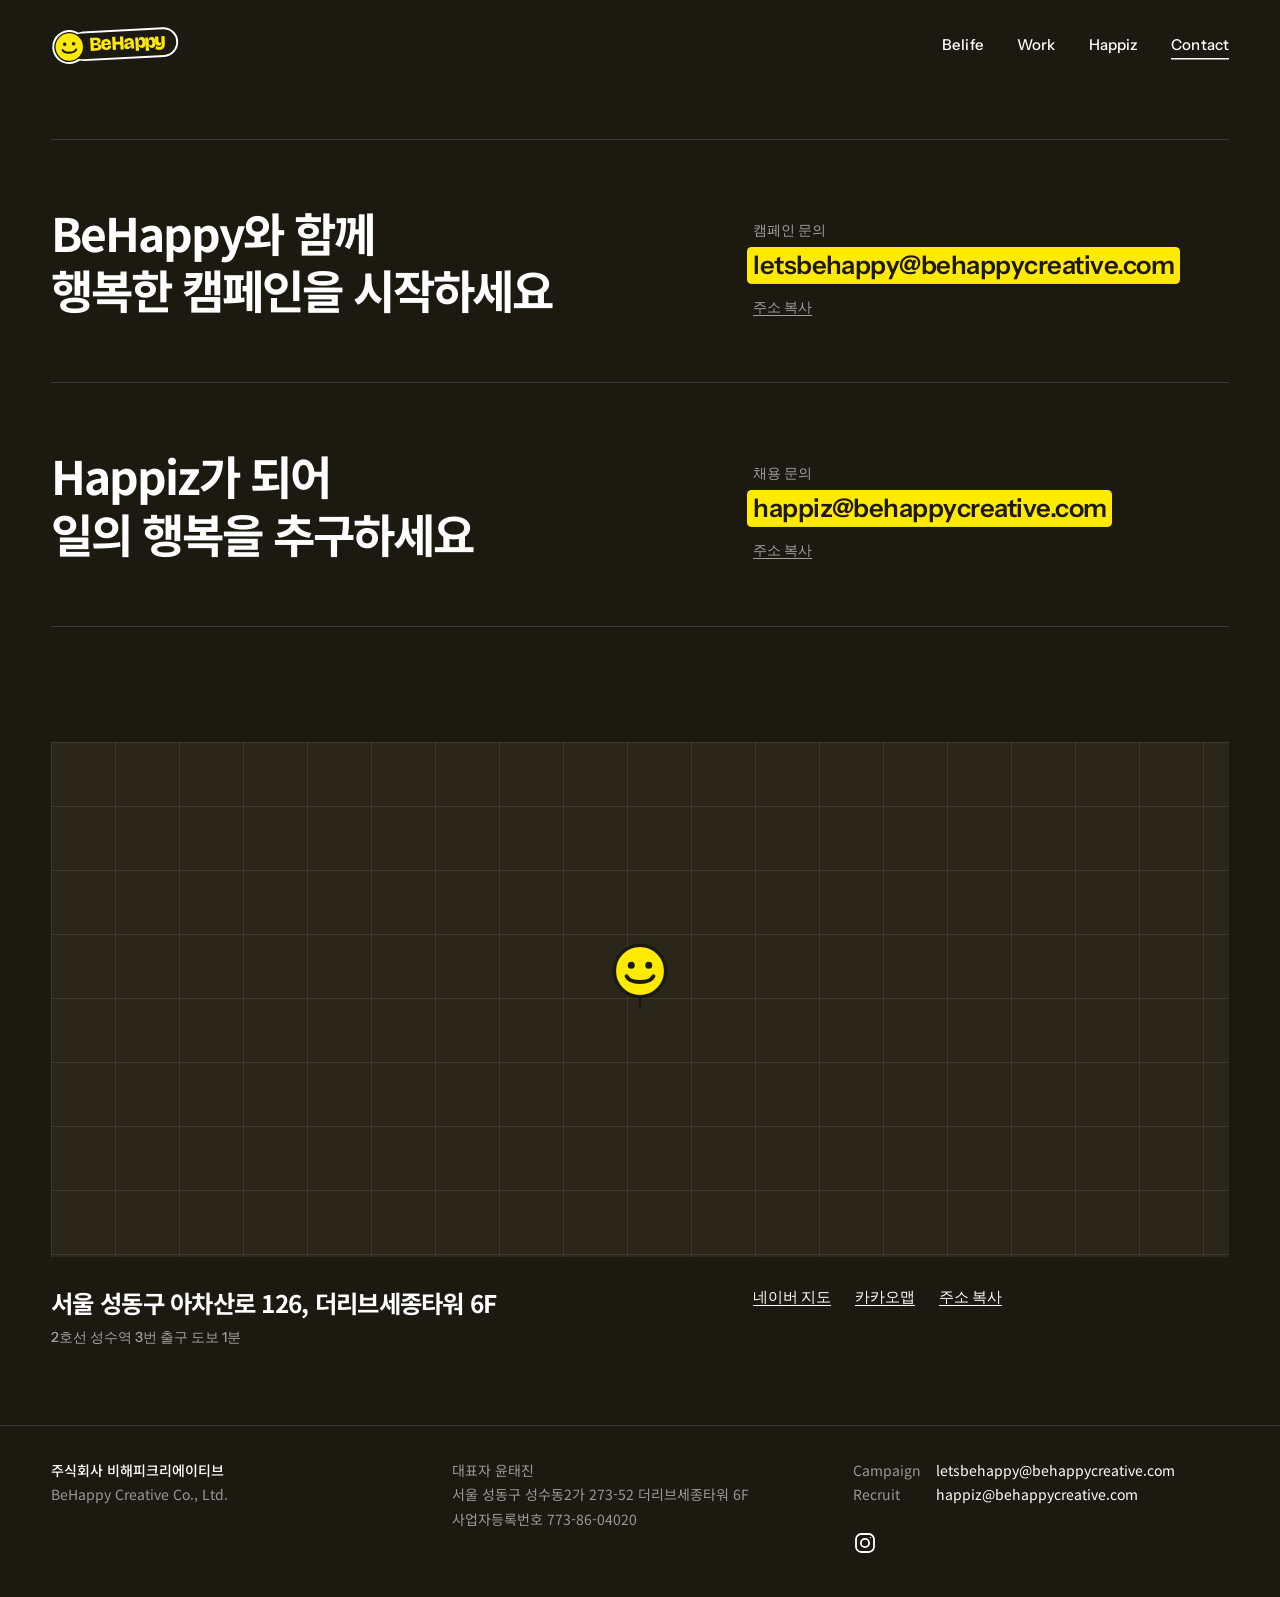
<file: contact.html>
<!doctype html>
<html lang="ko">
<head>
<meta charset="utf-8">
<meta name="viewport" content="width=device-width, initial-scale=1">
<title>Contact — BeHappy</title>
<meta name="description" content="캠페인 문의 letsbehappy@behappycreative.com, 채용 문의 happiz@behappycreative.com. 서울 성동구 아차산로 126, 더리브세종타워 6F.">
<meta name="theme-color" content="#1C1A10">
<meta property="og:title" content="Contact — BeHappy">
<meta property="og:description" content="BeHappy와 함께 행복한 캠페인을 시작하세요.">
<link rel="icon" href="assets/favicon.svg" type="image/svg+xml">
<link rel="preconnect" href="https://fonts.googleapis.com">
<link rel="preconnect" href="https://fonts.gstatic.com" crossorigin>
<link rel="stylesheet" href="https://fonts.googleapis.com/css2?family=Bricolage+Grotesque:opsz,wdth,wght@12..96,75..100,300..800&family=Instrument+Sans:wdth,wght@75..100,400..700&family=Noto+Sans+KR:wght@300..700&display=swap">
<link rel="stylesheet" href="assets/site.css">
<style>
.contact-head { padding-top: clamp(24px, 4vw, 56px); }
.ask { border-top: 1px solid var(--line); padding-block: clamp(36px, 5vw, 64px); row-gap: 24px; align-items: end; }
.ask:last-child { border-bottom: 1px solid var(--line); }
.ask .display-kr { grid-column: 1 / span 6; font-size: clamp(1.8rem, 3.6vw, 3.2rem); }
.ask .reach { grid-column: 8 / span 5; }
.reach .small { display: block; margin-bottom: 6px; }
.mail { display: inline-block; font: 500 clamp(1.15rem, 2vw, 1.7rem)/1.3 var(--latin); letter-spacing: -0.02em; text-decoration: none; background: linear-gradient(var(--zing), var(--zing)) 0 88% / 100% 0.36em no-repeat; overflow-wrap: anywhere; }
.mail:hover { background-size: 100% 100%; }
/* 메일 주소: Belife 강조와 같은 노란 형광펜 스타일. 페이지가 열리면 왼쪽부터 칠해진다 */
body.dark .mail { color: #FFFFFF; font-weight: 600; padding: 0.04em 0.22em 0.1em; margin-left: -0.22em; border-radius: 0.18em;
  background: linear-gradient(var(--zing), var(--zing)) no-repeat left center / 0% 100%;
  -webkit-box-decoration-break: clone; box-decoration-break: clone;
  animation: mark 0.8s cubic-bezier(0.65, 0, 0.25, 1) forwards; animation-delay: var(--d, 1s); }
@keyframes mark { to { background-size: 100% 100%; color: var(--ink); } }
body.dark .mail:hover { text-decoration: underline; text-decoration-thickness: 2px; text-underline-offset: 0.18em; }
@media (prefers-reduced-motion: reduce) { body.dark .mail { animation: none; background-size: 100% 100%; color: var(--ink); } }
body.dark .copy:hover { color: #FFFFFF; }
body.dark .where .links a, body.dark .where .links button { color: #FFFFFF; }
.copy { display: block; margin-top: 12px; font: 500 14px/1.6 var(--latin); color: var(--graphite); background: none; border: 0; padding: 0; cursor: pointer; text-decoration: underline; text-underline-offset: 3px; }
.copy:hover { color: var(--ink); }
@media (max-width: 900px) { .ask .display-kr, .ask .reach { grid-column: 1 / -1; } }

.map { position: relative; aspect-ratio: 16 / 7; background: var(--mist); overflow: hidden; }
.map iframe { position: absolute; inset: 0; width: 100%; height: 100%; border: 0; filter: grayscale(1) contrast(1.05) brightness(1.04); }
.map .pin { position: absolute; left: 50%; top: 50%; width: 56px; height: 56px; transform: translate(-50%, -100%); z-index: 2; pointer-events: none; }
.map .pin svg { width: 100%; height: 100%; }
.map .pin::after { content: ""; position: absolute; left: 50%; bottom: -10px; width: 2px; height: 12px; background: var(--ink); transform: translateX(-50%); }
.map .grid-bg { position: absolute; inset: 0; background-image: linear-gradient(var(--line) 1px, transparent 1px), linear-gradient(90deg, var(--line) 1px, transparent 1px); background-size: 64px 64px; opacity: 0.6; }
@media (max-width: 760px) { .map { aspect-ratio: 4 / 3; } }
.where { padding-top: 28px; row-gap: 16px; align-items: start; }
.where address { grid-column: 1 / span 6; font-style: normal; }
.where .links { grid-column: 8 / span 5; display: flex; gap: 24px; flex-wrap: wrap; font: 500 15px/1.6 var(--latin); }
.where .links a, .where .links button { color: var(--ink); background: none; border: 0; padding: 0; font: inherit; cursor: pointer; text-decoration: underline; text-underline-offset: 3px; }
@media (max-width: 900px) { .where address, .where .links { grid-column: 1 / -1; } }
/* Work 페이지와 같은 글자 모션: 하나씩 튀어 오르며 등장 → 몇 초마다 파도타기 */
.ask .ch { display: inline-block; white-space: pre; animation: rise 0.7s cubic-bezier(0.2, 1.5, 0.4, 1) both; animation-delay: calc(0.15s + var(--i) * 0.035s); }
@keyframes rise { from { opacity: 0; transform: translateY(0.6em) scale(0.8); } to { opacity: 1; transform: none; } }
.ask .wave .ch { animation: hop 0.55s cubic-bezier(0.3, 0, 0.3, 1) both; animation-delay: calc(var(--i) * 0.04s); }
@keyframes hop { 0%, 100% { transform: none; } 40% { transform: translateY(-0.22em); } 70% { transform: translateY(0.03em); } }
@media (prefers-reduced-motion: reduce) { .ask .ch, .ask .wave .ch { animation: none; } }
</style>
</head>
<body data-page="contact" class="dark">
<main>
  <section class="wrap page-head contact-head">
    <h1 class="sr">Contact</h1>
    <div class="grid ask">
      <h2 class="display-kr">BeHappy와 함께<br>행복한 캠페인을 시작하세요</h2>
      <div class="reach">
        <span class="small">캠페인 문의</span>
        <a class="mail" href="mailto:letsbehappy@behappycreative.com">letsbehappy@behappycreative.com</a>
        <button class="copy" type="button" data-copy="letsbehappy@behappycreative.com">주소 복사</button>
      </div>
    </div>
    <div class="grid ask">
      <h2 class="display-kr">Happiz가 되어<br>일의 행복을 추구하세요</h2>
      <div class="reach">
        <span class="small">채용 문의</span>
        <a class="mail" href="mailto:happiz@behappycreative.com" style="--d:1.5s">happiz@behappycreative.com</a>
        <button class="copy" type="button" data-copy="happiz@behappycreative.com">주소 복사</button>
      </div>
    </div>
  </section>

  <section class="wrap">
    <h2 class="sr">오시는 길</h2>
    <div class="map" id="map">
      <div class="grid-bg" aria-hidden="true"></div>
      <div class="pin" aria-hidden="true"></div>
    </div>
    <div class="grid where">
      <address>
        <p class="title-kr">서울 성동구 아차산로 126, 더리브세종타워 6F</p>
        <p class="small" style="margin:4px 0 0">2호선 성수역 3번 출구 도보 1분</p>
      </address>
      <div class="links">
        <a href="https://map.naver.com/p/search/%EC%84%9C%EC%9A%B8%20%EC%84%B1%EB%8F%99%EA%B5%AC%20%EC%95%84%EC%B0%A8%EC%82%B0%EB%A1%9C%20126" target="_blank" rel="noopener">네이버 지도</a>
        <a href="https://map.kakao.com/?q=%EC%84%9C%EC%9A%B8%20%EC%84%B1%EB%8F%99%EA%B5%AC%20%EC%95%84%EC%B0%A8%EC%82%B0%EB%A1%9C%20126" target="_blank" rel="noopener">카카오맵</a>
        <button type="button" data-copy="서울 성동구 아차산로 126, 더리브세종타워 6F">주소 복사</button>
      </div>
    </div>
  </section>
</main>
<script src="assets/site.js"></script>
<script>
(function () {
  var heads = [].slice.call(document.querySelectorAll('.ask .display-kr'));
  heads.forEach(function (h, k) {
    var lines = h.innerHTML.split(/<br\s*\/?>/i), n = k * 12;
    h.setAttribute('aria-label', lines.join(' ').replace(/\s+/g, ' ').trim());
    h.innerHTML = lines.map(function (line) {
      return line.split('').map(function (c) { return '<span class="ch" aria-hidden="true" style="--i:' + (n++) + '">' + c + '</span>'; }).join('');
    }).join('<br>');
  });
  var reduce = false;
  try { reduce = window.matchMedia('(prefers-reduced-motion: reduce)').matches; } catch (e) {}
  if (reduce) { return; }
  /* 두 문장이 번갈아 출렁인다 */
  heads.forEach(function (h, k) {
    setTimeout(function () {
      setInterval(function () { h.classList.remove('wave'); void h.offsetWidth; h.classList.add('wave'); }, 5000);
    }, 2000 + k * 2500);
  });
})();
(function () {
  var map = document.getElementById('map'), pin = map.querySelector('.pin');
  pin.innerHTML = window.BEHAPPY.faceSVG();
  /* 실제 도메인에서만 구글 지도를 불러온다. 미리보기에서는 핀과 격자만 보인다 */
  if (/behappycreative\.com$|github\.io$/.test(location.hostname)) {
    var f = document.createElement('iframe');
    f.title = 'BeHappy 사무실 위치';
    f.loading = 'lazy';
    f.src = 'https://www.google.com/maps?q=' + encodeURIComponent('서울 성동구 아차산로 126') + '&z=16&output=embed';
    map.insertBefore(f, map.firstChild);
    map.querySelector('.grid-bg').remove();
    pin.remove();
  }
})();
</script>
</body>
</html>
</file>
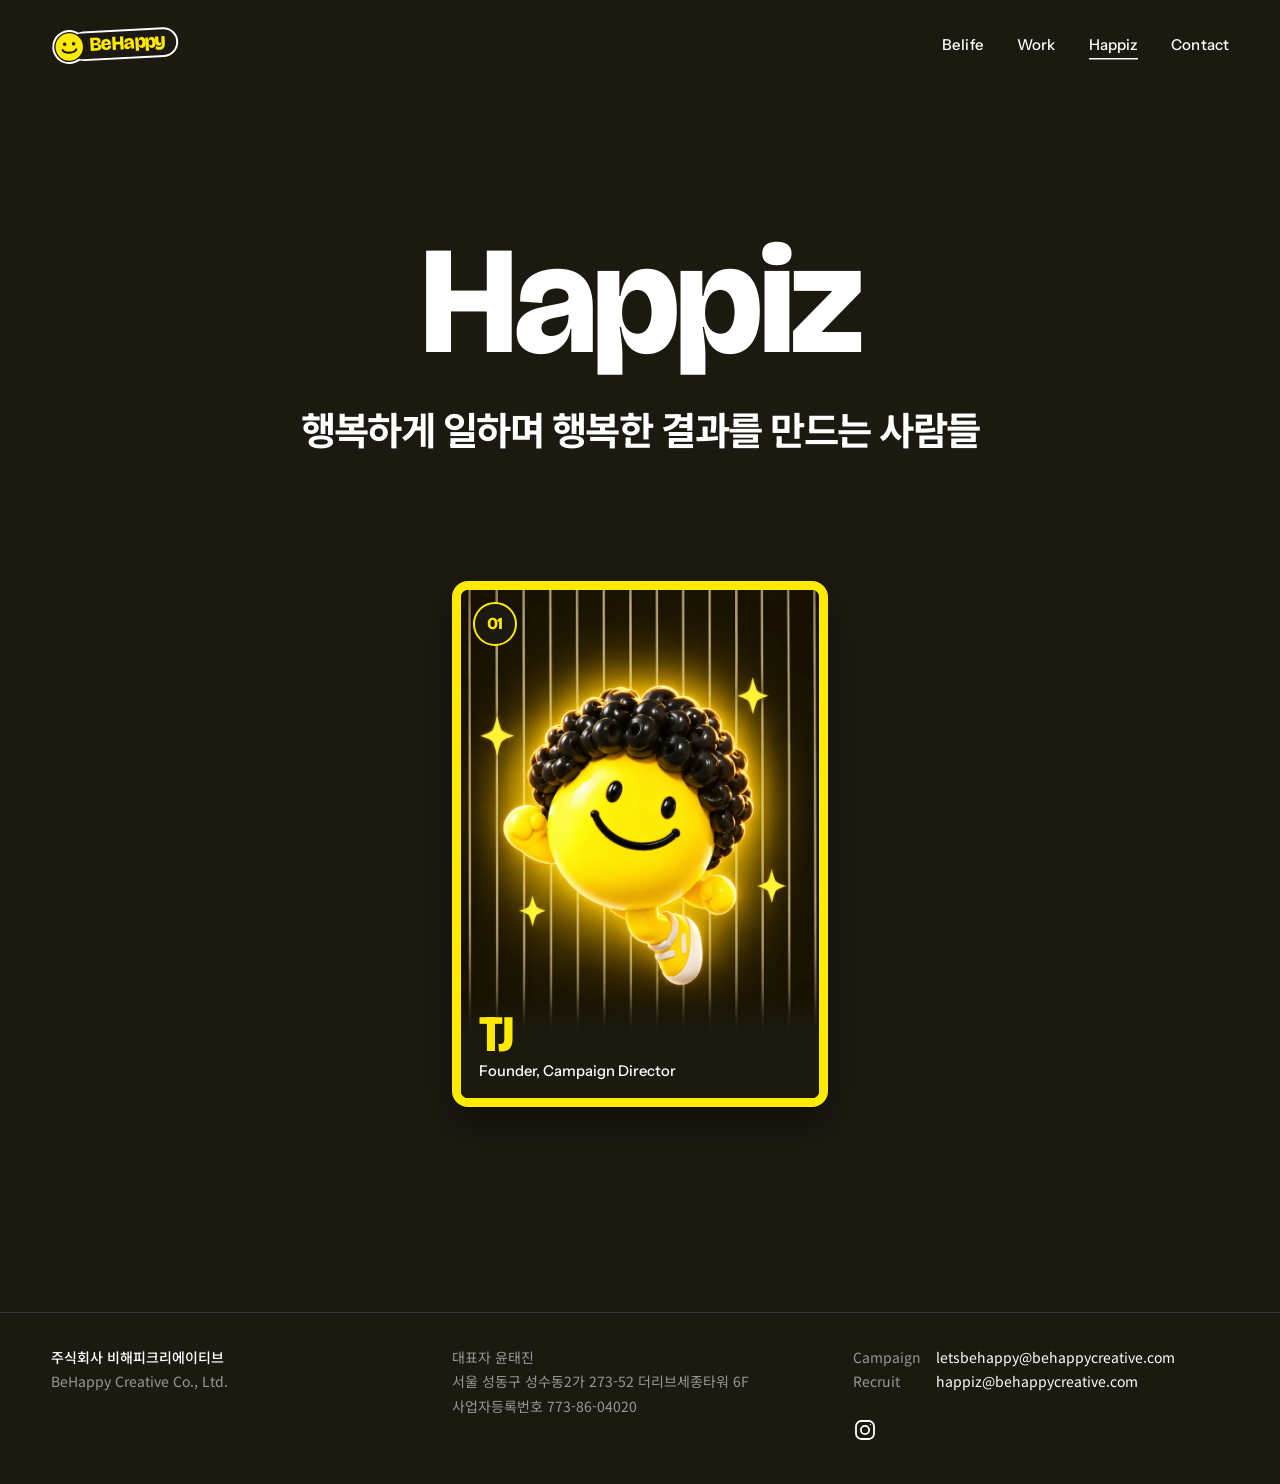
<file: happiz.html>
<!doctype html>
<html lang="ko">
<head>
<meta charset="utf-8">
<meta name="viewport" content="width=device-width, initial-scale=1">
<title>Happiz — BeHappy</title>
<meta name="description" content="일로부터의 행복을 추구하는 사람들, Happiz. 행복하게 일하며 행복한 결과를 만들어내는 BeHappy의 사람들을 소개합니다.">
<meta name="theme-color" content="#1C1A10">
<meta property="og:title" content="Happiz — BeHappy">
<meta property="og:description" content="일로부터의 행복을 추구하는 사람들, Happiz.">
<link rel="icon" href="assets/favicon.svg" type="image/svg+xml">
<link rel="preconnect" href="https://fonts.googleapis.com">
<link rel="preconnect" href="https://fonts.gstatic.com" crossorigin>
<link rel="stylesheet" href="https://fonts.googleapis.com/css2?family=Bricolage+Grotesque:opsz,wdth,wght@12..96,75..100,300..800&family=Instrument+Sans:wdth,wght@75..100,400..700&family=Noto+Sans+KR:wght@300..700&display=swap">
<link rel="stylesheet" href="assets/site.css">
<style>
.mission { text-align: center; padding-top: clamp(64px, 11vw, 150px); }
.mission .hz-title { grid-column: 1 / -1; margin: 0; font: 800 clamp(4rem, 12vw, 10.5rem)/0.95 "Bricolage Grotesque", "Helvetica Neue", Arial, sans-serif; font-variation-settings: "wdth" 100; letter-spacing: -0.03em; }
.mission .display-kr { grid-column: 2 / span 10; margin-top: clamp(18px, 2.4vw, 32px); font-size: clamp(1.5rem, 3vw, 2.7rem); }
.mission .lead { grid-column: 3 / span 8; margin-top: 28px; color: var(--graphite); }
@media (max-width: 900px) { .mission .display-kr, .mission .lead { grid-column: 1 / -1; } }
.people { list-style: none; margin: 0; padding: 0; row-gap: 48px; }
.person { grid-column: span 3; }
/* 3D 캐릭터 이미지의 배경색과 같은 색으로 카드를 채워 경계가 보이지 않게 한다 */
.portrait { aspect-ratio: 4 / 5; background: #1C1303; display: grid; place-items: center; overflow: hidden; }
.portrait img { width: 135%; max-width: none; height: auto; }
.person h3 { margin: 20px 0 2px; font: 600 1.75rem/1.1 var(--latin); font-variation-settings: "wdth" 85; letter-spacing: -0.03em; }
.person p { margin: 0; font: 400 15px/1.5 var(--latin); color: var(--graphite); }
@media (max-width: 1000px) { .person { grid-column: span 6; } }
@media (max-width: 560px) { .person { grid-column: 1 / -1; } }
/* 해피즈 다섯 얼굴: 차례로 튀어 올라 등장 → 둥실 떠 있다가 → 고개를 돌려 옆 사람을 살핀다 */
.faces { list-style: none; margin: clamp(48px, 7vw, 96px) 0 0; padding: 0; display: grid; grid-template-columns: repeat(5, minmax(0, 1fr)); gap: clamp(4px, 1vw, 16px); }
.hz { perspective: 700px; animation: hzIn 0.8s cubic-bezier(0.25, 1.5, 0.45, 1) both; animation-delay: calc(0.2s + var(--n) * 0.12s); }
@keyframes hzIn { from { opacity: 0; transform: translateY(40%) scale(0.6); } to { opacity: 1; transform: none; } }
.hz .fl { animation: hzFloat 4.2s ease-in-out infinite; animation-delay: calc(var(--n) * -0.9s); }
@keyframes hzFloat { 0%, 100% { transform: translateY(0); } 50% { transform: translateY(-4%); } }
.hz img { display: block; width: 100%; height: auto; transform-origin: 50% 70%; animation: peek 8s cubic-bezier(0.45, 0, 0.25, 1) infinite; animation-delay: var(--look); }
/* 고개 돌리기: 옆으로 돌아보며 살짝 기울이고, 잠시 머문 뒤 정면으로 */
@keyframes peek {
  0%, 4% { transform: none; }
  10% { transform: rotateY(calc(var(--dir) * 26deg)) translateX(calc(var(--dir) * 6%)) rotate(calc(var(--dir) * 6deg)); }
  13% { transform: rotateY(calc(var(--dir) * 22deg)) translateX(calc(var(--dir) * 5%)) rotate(calc(var(--dir) * 4deg)); }
  24% { transform: rotateY(calc(var(--dir) * 24deg)) translateX(calc(var(--dir) * 5.5%)) rotate(calc(var(--dir) * 5deg)) translateY(-2%); }
  32%, 100% { transform: none; }
}
.hz:hover .fl { animation: hzJump 0.6s cubic-bezier(0.33, 0, 0.3, 1); }
@keyframes hzJump { 0%, 100% { transform: translateY(0) scale(1); } 15% { transform: scale(1.06, 0.94); } 45% { transform: translateY(-16%) scale(0.97, 1.04); } 75% { transform: translateY(0) scale(1.05, 0.95); } }
@media (prefers-reduced-motion: reduce) { .hz, .hz .fl, .hz img { animation: none !important; } }
.nav { position: sticky; top: 0; background: linear-gradient(var(--ink) 60%, rgba(28, 26, 16, 0)); }
/* ---------- 스크롤 스토리 (Belife와 같은 방식) ---------- */
.story { --gap: clamp(24px, 4vw, 72px); position: relative; display: grid; grid-template-columns: minmax(0, 1fr) minmax(0, 1fr); column-gap: var(--gap); }
.story > .visual { grid-column: 1; grid-row: 1; transform: translateX(calc(var(--vx, 0) * (100% + var(--gap)))); }
.story > .steps { grid-column: 1 / -1; grid-row: 1; }
.visual { position: sticky; top: 88px; height: calc(100vh - 88px); height: calc(100svh - 88px); display: grid; place-items: center; pointer-events: none; }
.stage { position: relative; width: min(100%, calc((100vh - 88px) * 0.9), 640px); aspect-ratio: 1; perspective: 900px; }
.tilt { position: absolute; inset: 0; transform-style: preserve-3d; transition: transform 0.6s cubic-bezier(0.2, 0.8, 0.2, 1); }
.float { position: absolute; inset: 0; animation: float 7s ease-in-out infinite; }
@keyframes float { 0%, 100% { transform: translateY(-1.2%); } 50% { transform: translateY(1.2%); } }
.art { position: absolute; inset: 0; opacity: 0; will-change: transform, opacity; }
.art:first-child { opacity: 1; }
.glow { position: absolute; left: 12%; right: 12%; bottom: 2%; height: 14%; background: radial-gradient(closest-side, rgba(255, 234, 0, 0.16), rgba(255, 234, 0, 0)); filter: blur(8px); }
.steps { list-style: none; margin: 0; padding: 0; }
.step { min-height: 100vh; min-height: 100svh; display: flex; flex-direction: column; justify-content: center; padding-block: 12vh; padding-left: calc(50% + var(--gap) / 2); will-change: opacity, transform; }
.step.alt { padding-left: 0; padding-right: calc(50% + var(--gap) / 2); }
.step h2 { margin: 0 0 clamp(20px, 2.4vw, 32px); font: 700 clamp(1.9rem, 3.3vw, 3.2rem)/1.3 var(--kr); letter-spacing: -0.05em; word-break: keep-all; }
.step p { margin: 0; max-width: 24em; font: 400 clamp(1.08rem, 1.45vw, 1.32rem)/1.8 var(--kr); letter-spacing: -0.02em; word-break: keep-all; color: rgba(255, 255, 255, 0.78); }
.sm-shadow { position: absolute; left: 14%; right: 14%; bottom: -5%; height: 12%; border-radius: 50%; background: radial-gradient(closest-side, rgba(255, 170, 0, 0.3), rgba(255, 170, 0, 0)); filter: blur(6px); }

/* 첫 단락: 회색 톱니바퀴가 기계적으로 뚝뚝 돌고, 스마일은 한숨 쉬듯 축 처진다 */
.sceneA .gear { position: absolute; height: auto; }
.sceneA .g1 { left: 2%; top: 8%; width: 46%; animation: tickCW 24s steps(48) infinite; }
.sceneA .g2 { left: 42%; top: 1%; width: 31%; animation: tickCCW 16s steps(32) infinite; }
.sceneA .g3 { left: 30%; top: 47%; width: 22%; animation: tickCCW 11s steps(22) infinite; }
@keyframes tickCW { to { transform: rotate(360deg); } }
@keyframes tickCCW { to { transform: rotate(-360deg); } }
.sceneA .sad-wrap { position: absolute; right: 3%; bottom: 7%; width: 42%; aspect-ratio: 557 / 546; }
.sceneA .sad { position: absolute; inset: 0; width: 100%; height: 100%; transform-origin: 50% 95%; animation: sigh 6s cubic-bezier(0.45, 0, 0.3, 1) infinite; }
@keyframes sigh {
  0%, 12% { transform: none; }
  22% { transform: translateY(-2%) scale(0.99, 1.02); }
  45% { transform: translateY(3%) rotate(-4deg) scale(1.03, 0.96); }
  70% { transform: translateY(3%) rotate(-4deg) scale(1.03, 0.96); }
  90%, 100% { transform: none; }
}

/* 둘째 단락: 노트북 화면이 은은하게 빛나고, 스마일이 노트북 쪽으로 기울며 신나게 튄다 */
.sceneB .lap-wrap { position: absolute; left: 0; bottom: 12%; width: 62%; aspect-ratio: 854 / 764; }
.sceneB .lap { position: absolute; inset: 0; width: 100%; height: 100%; }
.sceneB .screen-glow { position: absolute; left: 64%; top: 39%; width: 70%; aspect-ratio: 1; transform: translate(-50%, -50%); border-radius: 50%; background: radial-gradient(closest-side, rgba(255, 234, 0, 0.35), rgba(255, 234, 0, 0)); mix-blend-mode: screen; animation: glowPulse 2.6s ease-in-out infinite; }
@keyframes glowPulse { 0%, 100% { opacity: 0.35; } 50% { opacity: 1; } }
.sceneB .joy-wrap { position: absolute; right: 2%; bottom: 16%; width: 38%; aspect-ratio: 580 / 591; transform: rotate(-8deg); }
.sceneB .joy { position: absolute; inset: 0; width: 100%; height: 100%; transform-origin: 50% 100%; animation: hop 1.5s cubic-bezier(0.33, 0, 0.3, 1) infinite; }
@keyframes hop {
  0%   { transform: translateY(0) scale(1.05, 0.95); }
  12%  { transform: translateY(0) scale(0.97, 1.03); }
  40%  { transform: translateY(-13%) rotate(-4deg); }
  62%  { transform: translateY(0); }
  70%  { transform: translateY(0) scale(1.06, 0.94); }
  100% { transform: translateY(0) scale(1.05, 0.95); }
}

@media (max-width: 600px) {
  .story { grid-template-columns: 1fr; }
  .story > .visual { grid-row: 1; transform: none; top: 64px; height: 50vh; height: 50svh; z-index: 0; }
  .story > .steps { grid-column: 1; grid-row: 2; position: relative; z-index: 1; margin-top: -50vh; margin-top: -50svh; }
  .stage { width: min(84vw, 46vh); }
  .step, .step.alt { padding: 0 0 14vh; min-height: 90vh; min-height: 90svh; justify-content: flex-end; }
  .step h2, .step p { text-shadow: 0 0 24px var(--ink), 0 0 2px var(--ink); }
}
@media (prefers-reduced-motion: reduce) { .float, .sceneA .gear, .sceneA .sad, .sceneB .joy, .sceneB .screen-glow { animation: none; } }
/* ---------- 야구카드: 마우스를 따라 기울며 반짝이고, 누르면 뒤집혀 기록이 보인다 ---------- */
.card-li { grid-column: 5 / span 4; display: flex; flex-direction: column; align-items: center; }
@media (max-width: 1000px) { .card-li { grid-column: 4 / span 6; } }
@media (max-width: 560px) { .card-li { grid-column: 1 / -1; } }
.bcard { display: block; width: 100%; max-width: 380px; padding: 0; border: 0; background: none; color: inherit; font: inherit; text-align: left; perspective: 1100px; }
.bc-inner { position: relative; display: block; aspect-ratio: 5 / 7; transform-style: preserve-3d; transition: transform 0.7s cubic-bezier(0.3, 1.3, 0.5, 1); transform: rotateY(var(--ry, 0deg)) rotateX(var(--rx, 0deg)); }
.bcard[aria-pressed="true"] .bc-inner { transform: rotateY(calc(180deg + var(--ry, 0deg))) rotateX(var(--rx, 0deg)); }
.bc-face { position: absolute; inset: 0; display: block; border-radius: 16px; overflow: hidden; backface-visibility: hidden; -webkit-backface-visibility: hidden; border: 9px solid var(--zing); box-shadow: 0 18px 40px rgba(0, 0, 0, 0.45), inset 0 0 0 2px var(--ink); }
.bc-front .bc-art { position: absolute; inset: 0; width: 100%; height: 100%; object-fit: cover; }
.bc-no { position: absolute; left: 12px; top: 12px; width: 44px; height: 44px; border-radius: 50%; display: grid; place-items: center; background: var(--ink); color: var(--zing); border: 2px solid var(--zing); font: 800 1.05rem/1 "Bricolage Grotesque", var(--latin); letter-spacing: -0.03em; }
.bc-plate { position: absolute; left: 0; right: 0; bottom: 0; padding: 14px 18px 16px; display: flex; flex-direction: column; gap: 2px; background: linear-gradient(rgba(28, 26, 16, 0), var(--ink) 38%); }
.bc-plate b, .bc-head b { font: 800 clamp(2.4rem, 4vw, 3.2rem)/0.95 "Bricolage Grotesque", var(--latin); font-variation-settings: "wdth" 85; letter-spacing: -0.04em; color: var(--zing); }
.bc-plate small, .bc-head small { font: 500 0.92rem/1.4 var(--latin); color: #FFFFFF; }
/* 빛 반사: 마우스 위치를 따라 흰빛과 노란빛 띠가 지나간다 */
.bc-holo { position: absolute; inset: 0; pointer-events: none; opacity: 0; transition: opacity 0.3s ease; mix-blend-mode: soft-light;
  background: linear-gradient(115deg, rgba(255, 255, 255, 0) 25%, rgba(255, 255, 255, 0.75) 42%, rgba(255, 234, 0, 0.6) 50%, rgba(255, 255, 255, 0.5) 58%, rgba(255, 255, 255, 0) 75%) var(--mx, 50%) var(--my, 50%) / 250% 250% no-repeat; }
.bcard:hover .bc-holo, .bcard:focus-visible .bc-holo { opacity: 1; }
.bc-back { transform: rotateY(180deg); background: var(--ink); display: flex; flex-direction: column; padding: 22px 20px; }
.bc-head { display: flex; flex-direction: column; gap: 4px; padding-bottom: 16px; border-bottom: 2px solid var(--zing); }
.bc-stats { flex: 1; display: flex; flex-direction: column; justify-content: space-around; }
.bc-row { display: grid; grid-template-columns: auto 1fr; column-gap: 12px; align-items: baseline; padding-block: 10px; border-bottom: 1px solid rgba(255, 234, 0, 0.25); }
.bc-row em { grid-row: span 2; font: 600 0.78rem/1.6 var(--latin); font-style: normal; color: var(--zing); width: 6.2em; }
.bc-row strong { font: 800 2.2rem/1 "Bricolage Grotesque", var(--latin); letter-spacing: -0.03em; color: #FFFFFF; }
.bc-row strong.kr { font: 700 1.05rem/1.45 var(--kr); letter-spacing: -0.03em; }
.bc-row strong sup { font-size: 0.55em; color: var(--zing); vertical-align: top; margin-left: 1px; }
.bc-row > span.kr { font: 400 0.88rem/1.5 var(--kr); color: rgba(255, 255, 255, 0.65); }
.bc-foot { height: 26px; margin-top: 10px; background: url("assets/favicon.svg") left center / 26px 26px no-repeat; }
.bc-hint { margin: 14px 0 0; font: 400 0.88rem/1.5 var(--kr); color: var(--graphite); }
/* 뭉치: 앞면 오른쪽 아래 이름판 위에 앉아 있다 */
.bc-dog { position: absolute; right: 4%; bottom: 3%; width: 34%; height: auto; transform-origin: 50% 100%; animation: dogWag 3.4s ease-in-out infinite; }
@keyframes dogWag { 0%, 100% { transform: rotate(0deg); } 20% { transform: rotate(-4deg) translateY(-3%); } 40% { transform: rotate(3deg); } 60% { transform: rotate(0deg); } }
.bc-happy { position: relative; padding-right: 64px; }
.bc-dog-mini { position: absolute; right: 0; top: 50%; width: 56px; height: auto; transform: translateY(-50%); }
/* 수상 이력: 광고제 이름 배지 */
.bc-awards { grid-column: 1 / -1; display: flex; flex-wrap: wrap; align-items: center; justify-content: flex-start; gap: 12px 18px; margin-top: 14px; }
.bc-awards img { display: block; height: 17px; width: auto; opacity: 0.9; }
.bc-awards img.tall { height: 34px; }
.bc-awards img.yt { height: 24px; }
.bc-awards img.mid { height: 22px; }
/* 넘어갈 듯 말 듯: 카드가 뒤집히려다 멈칫하고 되돌아온다. 마우스를 올리거나 뒤집으면 멈춘다 */
@property --tease { syntax: '<angle>'; inherits: true; initial-value: 0deg; }
.bc-inner { transform: rotateY(calc(var(--ry, 0deg) + var(--tease))) rotateX(var(--rx, 0deg)); animation: tease 2.1s cubic-bezier(0.45, 0, 0.3, 1) 1s infinite; }
.bcard[aria-pressed="true"] .bc-inner { transform: rotateY(calc(180deg + var(--ry, 0deg))) rotateX(var(--rx, 0deg)); }
.bcard:hover .bc-inner, .bcard:focus-visible .bc-inner, .bcard[aria-pressed="true"] .bc-inner { animation: none; }
@keyframes tease {
  0%, 24% { --tease: 0deg; }
  45% { --tease: 18deg; }
  54% { --tease: 20deg; }
  71% { --tease: -4deg; }
  84% { --tease: 1.5deg; }
  93%, 100% { --tease: 0deg; }
}
@media (prefers-reduced-motion: reduce) { .bc-inner { transition: none; animation: none; } .bc-dog { animation: none; } }
</style>
</head>
<body data-page="happiz" class="dark">
<main>
  <section class="wrap block grid mission">
    <h1 class="hz-title">Happiz</h1>
    <p class="display-kr">행복하게 일하며 행복한 결과를 만드는 사람들</p>
  </section>

  <section class="wrap block">
    <ul class="grid people">
      <li class="person card-li">
        <button class="bcard" type="button" aria-pressed="false" aria-label="TJ 카드. 누르면 뒷면의 기록을 볼 수 있어요">
          <span class="bc-inner">
            <span class="bc-face bc-front">
              <img class="bc-art" src="assets/happiz/tj-card.webp" alt="달려가는 포즈의 TJ 3D 캐릭터">
              <span class="bc-no">01</span>
              <span class="bc-plate"><b>TJ</b><small>Founder, Campaign Director</small></span>
              <span class="bc-holo" aria-hidden="true"></span>
            </span>
            <span class="bc-face bc-back">
              <span class="bc-head"><b>TJ</b><small>Founder, Campaign Director</small></span>
              <span class="bc-stats">
                <span class="bc-row bc-happy"><em>Happy</em><strong class="kr">아내와 뭉치와<br>산책하는 것</strong><img class="bc-dog-mini" src="assets/happiz/mungchi.webp" alt=""></span>
                <span class="bc-row"><em>Campaigns</em><strong>200<sup>+</sup></strong><span class="kr">20년간 만든 캠페인</span></span>
                <span class="bc-row"><em>Awards</em><strong>50<sup>+</sup></strong><span class="kr">국내외 광고제 수상</span>
                  <span class="bc-awards"><img src="assets/awards/clios.png" alt="Clio Awards"><img class="tall" src="assets/awards/nyf.png" alt="New York Festivals"><img src="assets/awards/adfest.png" alt="ADFEST"><img class="tall" src="assets/awards/adkor.png" alt="대한민국광고대상"><img class="yt" src="assets/awards/youtube-works.png" alt="YouTube Works Awards Korea"><img class="mid" src="assets/awards/spikes-asia.png" alt="Spikes Asia"></span></span>
              </span>
              <span class="bc-foot" aria-hidden="true"></span>
            </span>
          </span>
        </button>
      </li>
    </ul>
  </section>
</main>
<script src="assets/site.js"></script>
<script>
/* 야구카드: 기울기, 빛 반사, 뒤집기 */
(function () {
  var card = document.querySelector('.bcard'); if (!card) { return; }
  var inner = card.querySelector('.bc-inner');
  var reduce = false; try { reduce = window.matchMedia('(prefers-reduced-motion: reduce)').matches; } catch (e) {}
  card.addEventListener('click', function () { inner.style.transition = ''; card.setAttribute('aria-pressed', card.getAttribute('aria-pressed') === 'true' ? 'false' : 'true'); });
  if (reduce) { return; }
  card.addEventListener('pointermove', function (e) {
    var r = card.getBoundingClientRect(), x = (e.clientX - r.left) / r.width, y = (e.clientY - r.top) / r.height;
    inner.style.transition = 'transform 0.12s ease-out';
    inner.style.setProperty('--ry', ((x - 0.5) * 18).toFixed(2) + 'deg');
    inner.style.setProperty('--rx', ((0.5 - y) * 14).toFixed(2) + 'deg');
    card.style.setProperty('--mx', (x * 100).toFixed(1) + '%');
    card.style.setProperty('--my', (y * 100).toFixed(1) + '%');
  });
  card.addEventListener('pointerleave', function () {
    inner.style.transition = '';
    inner.style.setProperty('--ry', '0deg'); inner.style.setProperty('--rx', '0deg');
  });
})();
</script>
</body>
</html>
</file>
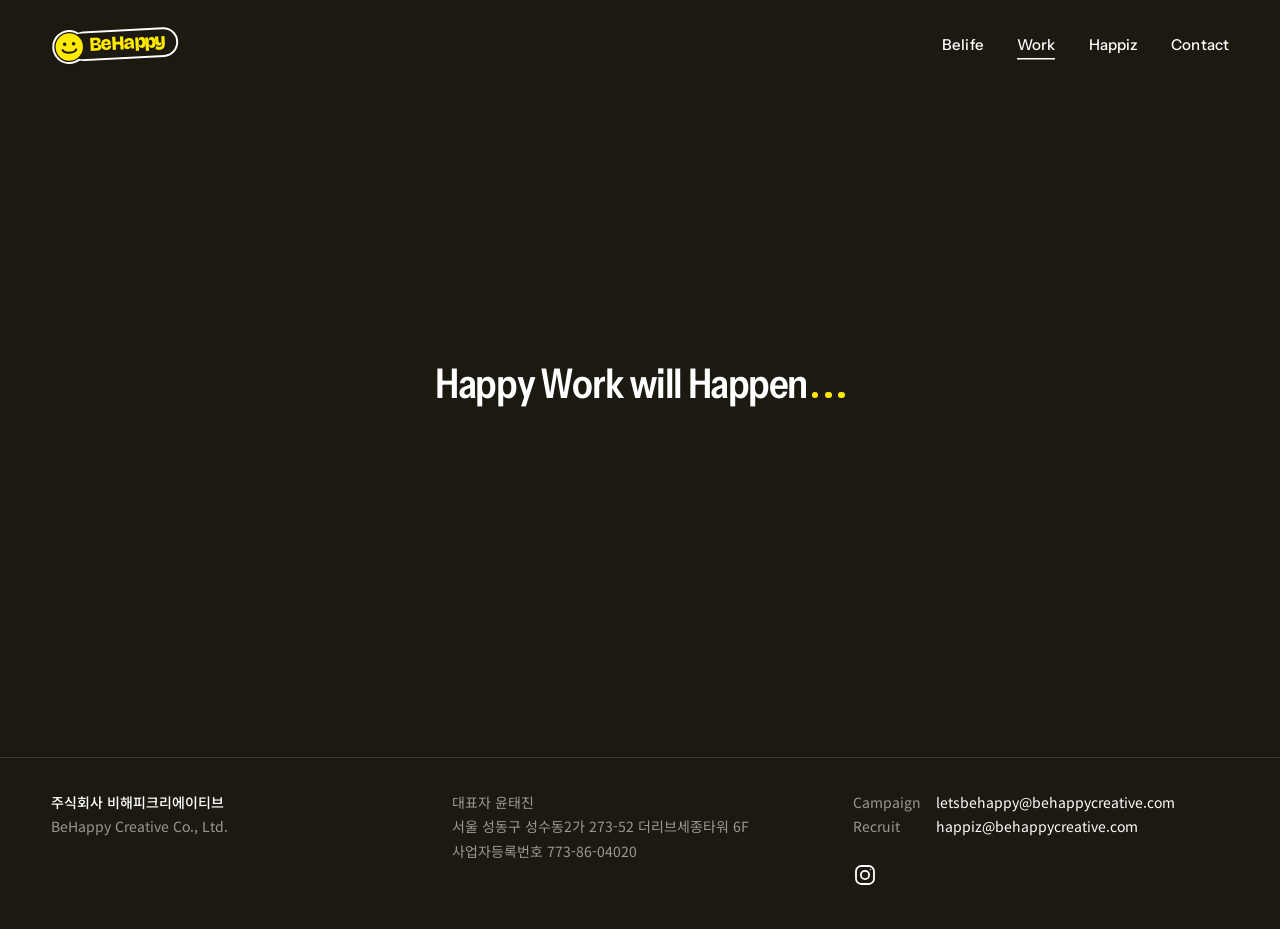
<file: work.html>
<!doctype html>
<html lang="ko">
<head>
<meta charset="utf-8">
<meta name="viewport" content="width=device-width, initial-scale=1">
<title>Work — BeHappy</title>
<meta name="description" content="Happy Work will Happen.">
<meta name="theme-color" content="#1C1A10">
<meta property="og:title" content="Work — BeHappy">
<meta property="og:description" content="Happy Work will Happen.">
<link rel="icon" href="assets/favicon.svg" type="image/svg+xml">
<link rel="preconnect" href="https://fonts.googleapis.com">
<link rel="preconnect" href="https://fonts.gstatic.com" crossorigin>
<link rel="stylesheet" href="https://fonts.googleapis.com/css2?family=Bricolage+Grotesque:opsz,wdth,wght@12..96,75..100,300..800&family=Instrument+Sans:wdth,wght@75..100,400..700&family=Noto+Sans+KR:wght@300..700&display=swap">
<link rel="stylesheet" href="assets/site.css">
<style>
.soon { min-height: calc(100vh - 88px - 220px); min-height: calc(100svh - 88px - 220px); display: flex; align-items: center; justify-content: center; padding-block: 64px; text-align: center; }
.soon h1 { color: #FFFFFF; margin: 0; font: 600 clamp(1.5rem, 3.2vw, 2.6rem)/1.2 var(--latin); font-variation-settings: "wdth" 85; letter-spacing: -0.035em; white-space: nowrap; }
/* 글자가 하나씩 튀어 오르며 등장하고, 몇 초마다 파도타기하듯 한 번씩 출렁인다. 끝의 노란 점 세 개는 '곧 일어날 일'을 기다리는 표시 */
.soon .ch { display: inline-block; white-space: pre; animation: rise 0.7s cubic-bezier(0.2, 1.5, 0.4, 1) both; animation-delay: calc(var(--i) * 0.035s); }
@keyframes rise { from { opacity: 0; transform: translateY(0.6em) scale(0.8); } to { opacity: 1; transform: none; } }
.soon.wave .ch { animation: hop 0.55s cubic-bezier(0.3, 0, 0.3, 1) both; animation-delay: calc(var(--i) * 0.04s); }
@keyframes hop { 0%, 100% { transform: none; } 40% { transform: translateY(-0.28em); } 70% { transform: translateY(0.04em); } }
.soon .ch.y { color: var(--zing); }
.waiting { display: inline-flex; gap: 0.16em; margin-left: 0.12em; vertical-align: baseline; }
.waiting i { width: 0.16em; height: 0.16em; border-radius: 50%; background: var(--zing); animation: wait 1.4s ease-in-out infinite; }
.waiting i:nth-child(2) { animation-delay: 0.18s; }
.waiting i:nth-child(3) { animation-delay: 0.36s; }
@keyframes wait { 0%, 60%, 100% { opacity: 0.25; transform: translateY(0); } 30% { opacity: 1; transform: translateY(-0.22em); } }
@media (prefers-reduced-motion: reduce) { .soon .ch, .soon.wave .ch, .waiting i { animation: none; } }
</style>
</head>
<body data-page="work" class="dark">
<main class="wrap soon" id="soon">
  <h1 id="line" aria-label="Happy Work will Happen">Happy Work will Happen</h1>
</main>
<script src="assets/site.js"></script>
<script>
(function () {
  var h = document.getElementById('line'), soon = document.getElementById('soon'), text = h.textContent;
  h.innerHTML = text.split('').map(function (c, i) {
    return '<span class="ch" aria-hidden="true" style="--i:' + i + '">' + c + '</span>';
  }).join('') + '<span class="waiting" aria-hidden="true"><i></i><i></i><i></i></span>';
  /* 4.5초마다 파도 한 번 */
  var reduce = false;
  try { reduce = window.matchMedia('(prefers-reduced-motion: reduce)').matches; } catch (e) {}
  if (reduce) { return; }
  setInterval(function () { soon.classList.remove('wave'); void soon.offsetWidth; soon.classList.add('wave'); }, 4500);
})();
</script>
</body>
</html>
</file>
<file: assets/site.css>
/* BeHappy — 정식 홈페이지 v2
   흰 바탕, 잉크 블랙, Lemon Zing은 Home과 스마일에만. 장식 대신 여백과 타이포로 말한다. */
:root {
  --zing: #FFEA00;
  --ink: #1C1A10;
  --paper: #FFFFFF;
  --graphite: #6E6C62;
  --mist: #EDEDE9;
  --line: rgba(28, 26, 16, 0.14);
  --latin: "Instrument Sans", "Inter Display", "Helvetica Neue", Arial, sans-serif;
  --kr: "Noto Sans KR", "Noto Sans CJK KR", "Apple SD Gothic Neo", system-ui, sans-serif;
  --sans: var(--latin);
  --gutter: clamp(20px, 4vw, 56px);
  --max: 1440px;
  color-scheme: light;
}
* { box-sizing: border-box; }
html { -webkit-text-size-adjust: 100%; }
body {
  margin: 0; background: var(--paper); color: var(--ink);
  font: 400 17px/1.75 var(--kr);
  -webkit-font-smoothing: antialiased; text-rendering: optimizeLegibility;
  overflow-x: hidden;
}
a { color: inherit; }
img, svg { display: block; }
:focus-visible { outline: 2px solid var(--ink); outline-offset: 4px; border-radius: 2px; }
.sr { position: absolute; width: 1px; height: 1px; overflow: hidden; clip: rect(0 0 0 0); white-space: nowrap; }
.wrap { width: 100%; max-width: var(--max); margin-inline: auto; padding-inline: var(--gutter); }

/* 12단 그리드 */
.grid { display: grid; grid-template-columns: repeat(12, minmax(0, 1fr)); column-gap: clamp(16px, 2vw, 28px); }
.c-full { grid-column: 1 / -1; }
.c-head { grid-column: 1 / span 8; }
.c-text { grid-column: 6 / span 6; }
.c-left { grid-column: 1 / span 5; }
.c-right { grid-column: 7 / span 6; }
@media (max-width: 900px) {
  .c-head, .c-text, .c-left, .c-right { grid-column: 1 / -1; }
}

/* ---------- 내비게이션 ---------- */
.nav { position: relative; z-index: 10; }
.nav .wrap { display: flex; justify-content: space-between; align-items: center; height: 88px; }
.brand { display: block; width: 132px; text-decoration: none; }
.brand svg { width: 100%; height: auto; overflow: visible; }
.menu { display: flex; gap: clamp(20px, 2.6vw, 40px); list-style: none; margin: 0; padding: 0; font: 500 15px/1 var(--latin); letter-spacing: 0.005em; }
.menu a { text-decoration: none; padding-block: 6px; background: linear-gradient(currentColor, currentColor) 0 100% / 0 1.5px no-repeat; transition: background-size 0.25s ease; }
.menu a:hover, .menu a[aria-current="page"] { background-size: 100% 1.5px; }
.menu-btn { display: none; background: none; border: 0; padding: 10px 0 10px 12px; color: inherit; line-height: 0; }
.menu-btn svg { display: block; }
@media (max-width: 760px) {
  .menu { display: none; }
  .menu-btn { display: block; }
  .menu-btn:active { color: var(--zing); }
  .nav .wrap { height: 72px; }
  .brand { width: 112px; }
}
dialog.sheet { border: 0; padding: 0; margin: 0; width: 100%; max-width: none; height: 100%; max-height: none; background: var(--zing); color: var(--ink); }
dialog.sheet[open] { display: flex; flex-direction: column; animation: fade 0.25s ease-out both; }
dialog.sheet::backdrop { background: transparent; }
@keyframes fade { from { opacity: 0; } to { opacity: 1; } }
.sheet .bar { display: flex; justify-content: space-between; align-items: center; height: 72px; padding-inline: var(--gutter); }
.sheet .bar .menu-btn svg { display: block; }
.sheet nav { flex: 1; display: flex; flex-direction: column; justify-content: center; padding: 0 var(--gutter) 15vh; }
/* 모바일 메뉴: 메인 카피와 같은 Bricolage Grotesque. 누르거나 올리면 검정 캡슐 안의 노란 글자로 톡 튀어나온다 */
.sheet nav { align-items: flex-start; gap: 0.06em; }
.sheet nav a { font: 800 clamp(3rem, 15vw, 5rem)/1.08 "Bricolage Grotesque", var(--latin); font-variation-settings: "wdth" 80; letter-spacing: -0.035em; text-decoration: none;
  padding: 0 0.18em 0.06em; margin-left: -0.18em; border-radius: 0.16em; transform-origin: left center;
  transition: background-color 0.18s ease, color 0.18s ease, transform 0.35s cubic-bezier(0.3, 1.6, 0.5, 1); }
.sheet nav a:hover, .sheet nav a:focus-visible, .sheet nav a:active { background: var(--ink); color: var(--zing); transform: translateX(0.12em) rotate(-2deg) scale(1.04); outline: none; }
.sheet nav a[aria-current="page"] { text-decoration: underline; text-decoration-thickness: 0.07em; text-underline-offset: 0.1em; }
.sheet .bar .brand { width: 112px; }
.sheet .bar .brand:focus, .sheet .bar .menu-btn:focus { outline: none; }

/* ---------- 타이포 ---------- */
.display {
  margin: 0; font: 600 clamp(3.2rem, 9.4vw, 9.5rem)/0.94 var(--latin);
  font-variation-settings: "wdth" 78; letter-spacing: -0.045em;
}
.display-kr { margin: 0; font: 700 clamp(2.1rem, 5.2vw, 4.8rem)/1.24 var(--kr); letter-spacing: -0.045em; word-break: keep-all; }
.title-kr { margin: 0; font: 700 clamp(1.25rem, 1.9vw, 1.6rem)/1.5 var(--kr); letter-spacing: -0.03em; word-break: keep-all; }
.lead { margin: 0; font: 400 clamp(1.2rem, 1.9vw, 1.6rem)/1.7 var(--kr); letter-spacing: -0.025em; word-break: keep-all; }
.body { margin: 0; font: 400 17px/1.85 var(--kr); letter-spacing: -0.01em; word-break: keep-all; color: #3A3830; max-width: 36em; }
.body + .body { margin-top: 1.1em; }
.small { font: 500 14px/1.6 var(--latin); color: var(--graphite); }

/* 섹션 간격 */
.page-head { padding-block: clamp(56px, 11vw, 168px) clamp(56px, 9vw, 128px); }
.block { padding-block: clamp(64px, 10vw, 152px); }
.block + .block { padding-top: 0; }
.hair { border: 0; border-top: 1px solid var(--line); margin: 0; }

/* ---------- 푸터 ---------- */
.foot { border-top: 1px solid var(--line); margin-top: clamp(40px, 6vw, 80px); }
.foot .grid { padding-block: 32px 32px; row-gap: 28px; font: 400 14px/1.75 var(--kr); color: var(--graphite); align-items: start; }
.foot .brand { width: 112px; }
.foot .f1 { grid-column: 1 / span 4; }
.foot .f2 { grid-column: 5 / span 4; }
.foot .f3 { grid-column: 9 / span 4; }
.foot .f4 { grid-column: 1 / -1; padding-top: 20px; border-top: 1px solid var(--line); }
.foot .fk { display: inline-block; min-width: 5.6em; }
.foot a.ig { display: grid; place-items: center; width: 44px; height: 44px; margin: 14px 0 0 -10px; border-radius: 50%; color: var(--ink); }
.foot a.ig svg { width: 24px; height: 24px; }
.foot a.ig:hover { background: var(--zing); color: var(--ink); text-decoration: none; }
.foot a { color: var(--ink); text-decoration: none; overflow-wrap: anywhere; }
.foot a:hover { text-decoration: underline; text-underline-offset: 3px; }
.foot b { display: block; font-weight: 500; color: var(--ink); }
@media (max-width: 900px) {
  .foot .f1, .foot .f2, .foot .f3, .foot .f4 { grid-column: 1 / -1; text-align: left; }
}

@media (prefers-reduced-motion: reduce) {
  *, *::before, *::after { animation: none !important; transition: none !important; }
}

/* ---------- 어두운 페이지 (Belife) ---------- */
body.dark { background: var(--ink); color: #FFFFFF; --line: rgba(255, 255, 255, 0.14); --graphite: rgba(255, 255, 255, 0.58); --mist: #2A2619; }
body.dark .body { color: rgba(255, 255, 255, 0.74); }
body.dark :focus-visible { outline-color: var(--zing); }
body.dark .foot { border-top-color: rgba(255, 255, 255, 0.14); }
body.dark .foot .grid { color: rgba(255, 255, 255, 0.55); }
body.dark .foot a, body.dark .foot b { color: #FFFFFF; }
/* 어두운 페이지: 메뉴에 마우스를 올리면 노란색으로 (현재 페이지는 밑줄 유지) */
body.dark .menu a { transition: color 0.18s ease, background-size 0.25s ease; }
body.dark .menu a:hover { color: var(--zing); }
body.dark .menu a:hover:not([aria-current="page"]) { background-size: 0 1.5px; }
body.dark .menu a[aria-current="page"]:hover { background-image: linear-gradient(var(--zing), var(--zing)); }
body.dark .foot a:hover { color: var(--zing); text-decoration: none; }
body.dark .foot a.ig:hover { background: var(--zing); color: var(--ink); }

/* 커서: 기본 스마일, 누를 수 있는 곳에서는 활짝 웃는 스마일 (터치 기기에서는 적용되지 않음) */
html { cursor: url("data:image/svg+xml,%3Csvg xmlns='http://www.w3.org/2000/svg' width='32' height='32' viewBox='0 0 48 48'%3E%3Ccircle cx='24' cy='24' r='21.5' fill='%23FFEA00' stroke='%231C1A10' stroke-width='3'/%3E%3Ccircle cx='16.5' cy='19' r='3.2' fill='%231C1A10'/%3E%3Ccircle cx='31.5' cy='19' r='3.2' fill='%231C1A10'/%3E%3Cpath d='M12.5 28.5c3 6.6 20 6.6 23 0' fill='none' stroke='%231C1A10' stroke-width='3.6' stroke-linecap='round'/%3E%3C/svg%3E") 16 16, auto; }
a, button, [role="button"], summary, label { cursor: url("data:image/svg+xml,%3Csvg xmlns='http://www.w3.org/2000/svg' width='32' height='32' viewBox='0 0 48 48'%3E%3Ccircle cx='24' cy='24' r='21.5' fill='%23FFEA00' stroke='%231C1A10' stroke-width='3'/%3E%3Cpath d='M12.5 20.5c1.6-4 6.4-4 8 0M27.5 20.5c1.6-4 6.4-4 8 0' fill='none' stroke='%231C1A10' stroke-width='3.2' stroke-linecap='round'/%3E%3Cpath d='M12.5 26.5h23c0 7-5.2 11.5-11.5 11.5s-11.5-4.5-11.5-11.5z' fill='%231C1A10'/%3E%3C/svg%3E") 16 16, pointer; }
</file>
